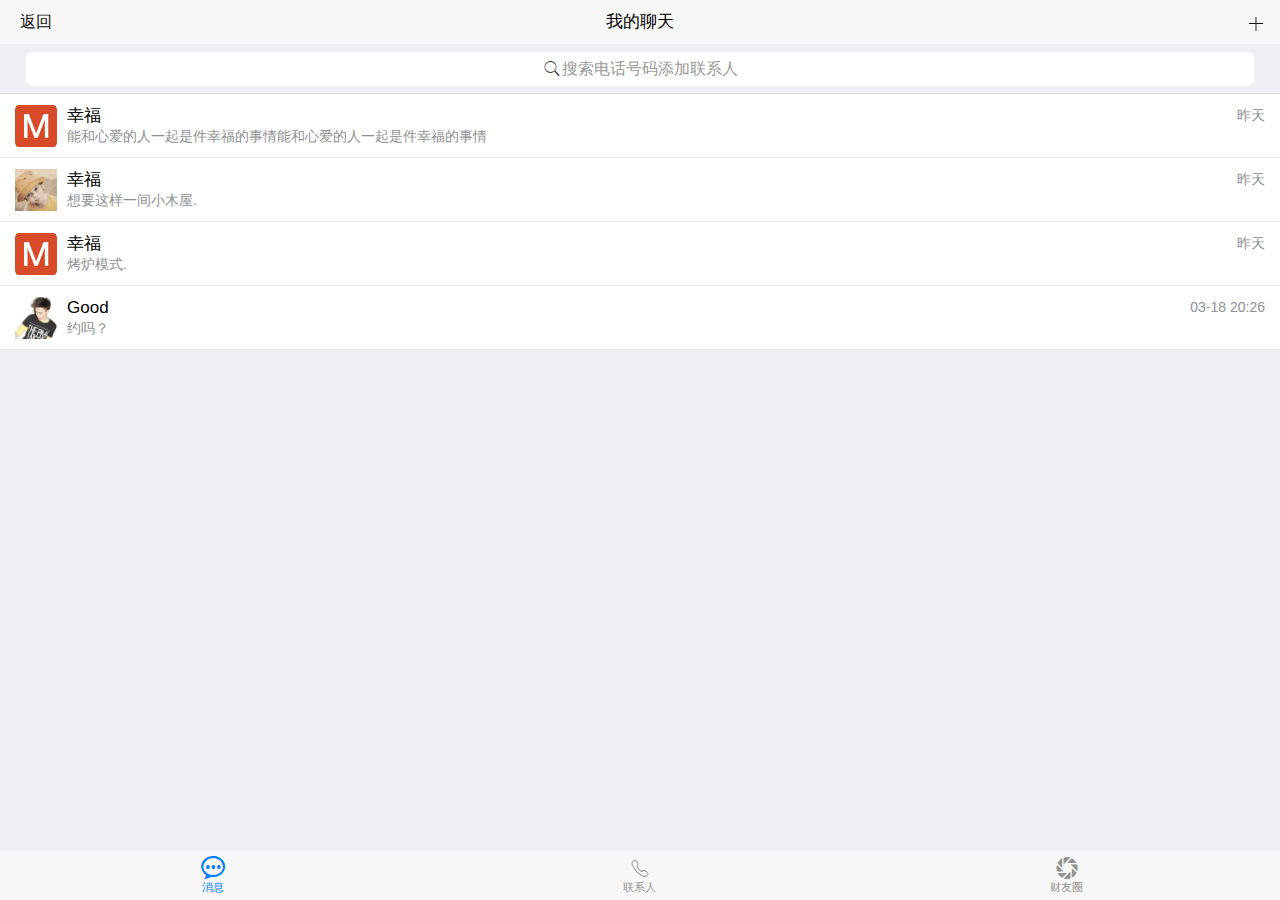
<file: index.html>
<!DOCTYPE html>
<html>
<head>
    <meta charset="utf-8">
    <meta name="viewport" content="width=device-width,initial-scale=1,minimum-scale=1,maximum-scale=1,user-scalable=no" />
    <title></title>
    <script src="js/mui.min.js"></script>
    <link href="css/mui.min.css" rel="stylesheet"/>
    <style>
    	html,body, #im{
    		height: 100%;
    	}
    	#add{
    		width: 140px;
    	}
    	
    	
    	.mui-bar {
		    -webkit-box-shadow: 0 0 0; 
		    box-shadow: 0 0 0; 
		}
		
		/*时间*/
		.time{
			padding-bottom: 10px;
			/*margin-top: 5px;*/
			font-size: 14px;
			color: #8f8f94;
		}
		
		/*下边框铺满整个屏幕*/
		.mui-table-view-cell:after{
			left: 0;
		}
		
		/*搜索框*/
		.mui-search{
			width: 96%;
			margin: 8px auto 0;
			text-align: center;
		}
		
		input[type='search'] {
			background: #fff;
		}
		
		#add .mui-table-view-cell:after{
			left: 15px;
			right: 15px;
			opacity: .5;
		}
		
		/*下拉菜单三角*/
		
		.mui-popover .mui-popover-arrow:after{
			background: #49484B;
		}
		
		.mui-table-view-cell>a:not(.mui-btn).mui-active{
			background: #49484B;
		}
    </style>
    
</head>
<body id='body'>
	<div id="im" style='position: relative;z-index: 99;'>
		<header class="mui-bar mui-bar-nav">
			<button type="button" class="mui-left mui-btn  mui-btn-link mui-btn-nav mui-pull-left quit"
				style="margin-left: 10px;color:#101010;">返回
				<!--<span class="mui-icon mui-icon-left-nav"></span>-->
			</button>
		    <!--<a class="mui-action-back mui-icon mui-icon-left-nav mui-pull-left"></a>-->
		    <h1 class="mui-title" @click='open'>我的聊天</h1>
		    <a class="mui-pull-right" href="#add" id='open-add'>
				<span class="mui-icon mui-icon mui-icon-plusempty" style='color: rgb(16,16,16);font-size: 28px;'></span>
			</a>
		</header>
		<div class="mui-content">
		    <div class="msg-list">
				<div class="mui-input-row mui-search">
					<input type="search" class="mui-input-clear key-hide" placeholder="搜索电话号码添加联系人">
				</div>
				<ul class="mui-table-view chat-list" style='margin-top:-7px;'>
				    <li class="mui-table-view-cell mui-media">
				        <a href="javascript:;">
				            <img class="mui-media-object mui-pull-left" src="./img/logo.png" width='60' height="60">
				            <div class="mui-media-body">
				                <span class="nickname">幸福</span><span class="time mui-pull-right">昨天</span>
				                <p class="mui-ellipsis">能和心爱的人一起是件幸福的事情能和心爱的人一起是件幸福的事情</p>
				            </div>
				        </a>
				    </li>
				    <li class="mui-table-view-cell mui-media">
				        <a href="javascript:;">
				            <img class="mui-media-object mui-pull-left" src="./img/head-img1.jpg" width='60' height="60">
				            <div class="mui-media-body">
				               	<span class="nickname">幸福</span><span class="time mui-pull-right">昨天</span>
				                <p class="mui-ellipsis">想要这样一间小木屋.</p>
				            </div>
				        </a>
				    </li>
				    <li class="mui-table-view-cell mui-media">
				        <a href="javascript:;">
				            <img class="mui-media-object mui-pull-left" src="./img/logo.png" width='60' height="60">
				            <div class="mui-media-body">
				                <span class="nickname">幸福</span><span class="time mui-pull-right">昨天</span>
				                <p class="mui-ellipsis">烤炉模式.</p>
				            </div>
				        </a>
				    </li>
				    <chat-list :list='list'></chat-list>
				</ul>
			</div>
		</div>
		<nav class="mui-bar mui-bar-tab">
		    <a class="mui-tab-item mui-active" href="index.html">
		        <span class="mui-icon mui-icon mui-icon-chat"></span>
		        <span class="mui-tab-label">消息</span>
		    </a>
		    <a class="mui-tab-item" href="view/contacts.html">
		        <span class="mui-icon mui-icon-phone"></span>
		        <span class="mui-tab-label">联系人</span>
		    </a>
		    <a class="mui-tab-item" href="view/circle.html">   
		        <span class="mui-icon mui-icon mui-icon-pengyouquan"></span>
		        <span class="mui-tab-label">财友圈</span>
		    </a>
		</nav>
		
	</div>
	<div id="add" class="mui-popover">
		<div class="mui-scroll-wrapper" style="overflow: visible;z-index: 1001;">
		    <div class="mui-scroll" style='top:-12px;'>
			    <ul class="mui-table-view" 
			    	style='color:#eee;border-radius:3px;background: #49484B;text-align: center;'>
			    	<li class="mui-table-view-cell"><a href="#">发起群聊</a></li>
			    	<li class="mui-table-view-cell"><a href="#">添加朋友</a></li>
			    	<li class="mui-table-view-cell"><a href="#">设置</a></li>
			    </ul>
			</div>
		</div>
	</div>

	<script src="./js/zepto.min.js" type="text/javascript" charset="utf-8"></script>
	<script src="js/vue.min.js" type="text/javascript" charset="utf-8"></script>
	<script src="components/chat-list.js" type="text/javascript" charset="utf-8"></script>
	
	<script type="text/javascript" charset="utf-8">
		void function(doc) {
			function getHtmlFontSize() {
				var w = window.innerWidth;
				var html = document.getElementsByTagName('html')[0];
				html.style.fontSize = w / 20 + 'px'
			}
			 
			window.onload = function() {
				getHtmlFontSize();
				
			}
	
			window.onresize = function() {
				getHtmlFontSize();
			} 
			 
			var add = new Vue({
				el: '#add',
				data: function() {
					return {}
				},
				
				mounted: function() {
//					console.log(this)
				}
			})
			
			var str = '约吗？';
			var vm = new Vue({
				el: '#im',
				data: function(){
					return {
						list: {
							imgUrl: './img/head-img2.jpg',
							chatName: 'Good',
							lastMsg: str,
							time: '03-18 20:26'
						}
					}
				},
				created: function() {

				},
				methods: {
					open: function() {
						console.log('1')
					}
				},
				
				mounted: function(){
					var viewId = 0;
					mui.plusReady(function() {
						mui.init();
						mui('.mui-bar-tab .mui-tab-item').each(function(i) {
							this.addEventListener('tap', function() {
								switch(i) {
									case 0: 
										viewId = i
										mui.openWindow({
											url: 'index.html',
											id: 'index.html'
										})
									break
									
									case 1:
										viewId = i
										mui.openWindow({
											url: 'view/contacts.html',
											id: 'view/contacts.html',
											styles: {
												top: 0,
												bottom: '49px'
											} 
										})
									break
									
									case 2:
										var _this = this
										mui.openWindow({
											url: 'view/circle.html',
											id: 'view/circle.html',
											styles: {
												top: 0,
												bottom: 0
											}
										})
										setTimeout(function() {
											_this.classList.remove('mui-active')
											mui('.mui-bar-tab .mui-tab-item')[viewId].classList.add('mui-active')
										}, 300)
									break	
								}
							})
						})
						
						mui('.chat-list').on('tap', 'li', function() {
							mui.openWindow({
								url: 'view/im-chat.html',
								id: 'view/im-chat.html',
								styles: {
									
								}
							})
		
						})
						
						mui('#add').on('tap', 'li', function() {
							console.log('1')
							var idx = $(this).index()
							switch(idx) {
								case 0:
									mui.openWindow({
										url: 'view/smagc.html',
										id: 'view/smagc.html',
										styles: {
											
										}
									})
								break;
								
								case 1:
									mui.openWindow({
										url: 'view/add-friend.html',
										id: 'view/add-friend.html',
										styles: {
											
										}
									})
								break;
								
								case 2:
		
									mui.openWindow({
										url: 'view/setting.html',
										id: 'view/setting.html',
										styles: {
											
										}
									})
								break;
							}
							
							mui('#add').popover('hide')
							
						})
		
						$('.key-hide').focus(function() {
							$('.mui-bar-tab').css('display', 'none')
						}).blur(function() {
							$('.mui-bar-tab').css('display', 'table')
						})
						
						// 返回键退出应用
						var firstTapTime = null
						mui('.quit')[0].addEventListener('tap', function() {
							if (!firstTapTime) {
								firstTapTime = new Date().getTime();
								mui.toast('再按一次退出应用');
								setTimeout(function() {
									firstTapTime = null;
								}, 2000);
							} else {
								if (new Date().getTime() - firstTapTime < 2000) {
									plus.runtime.quit();
								}
							}
						})
					})
				},
				components: {
					'chat-list': chatList
				}
			});
			
			
		}(document);
    </script>
</body>
</html>
</file>
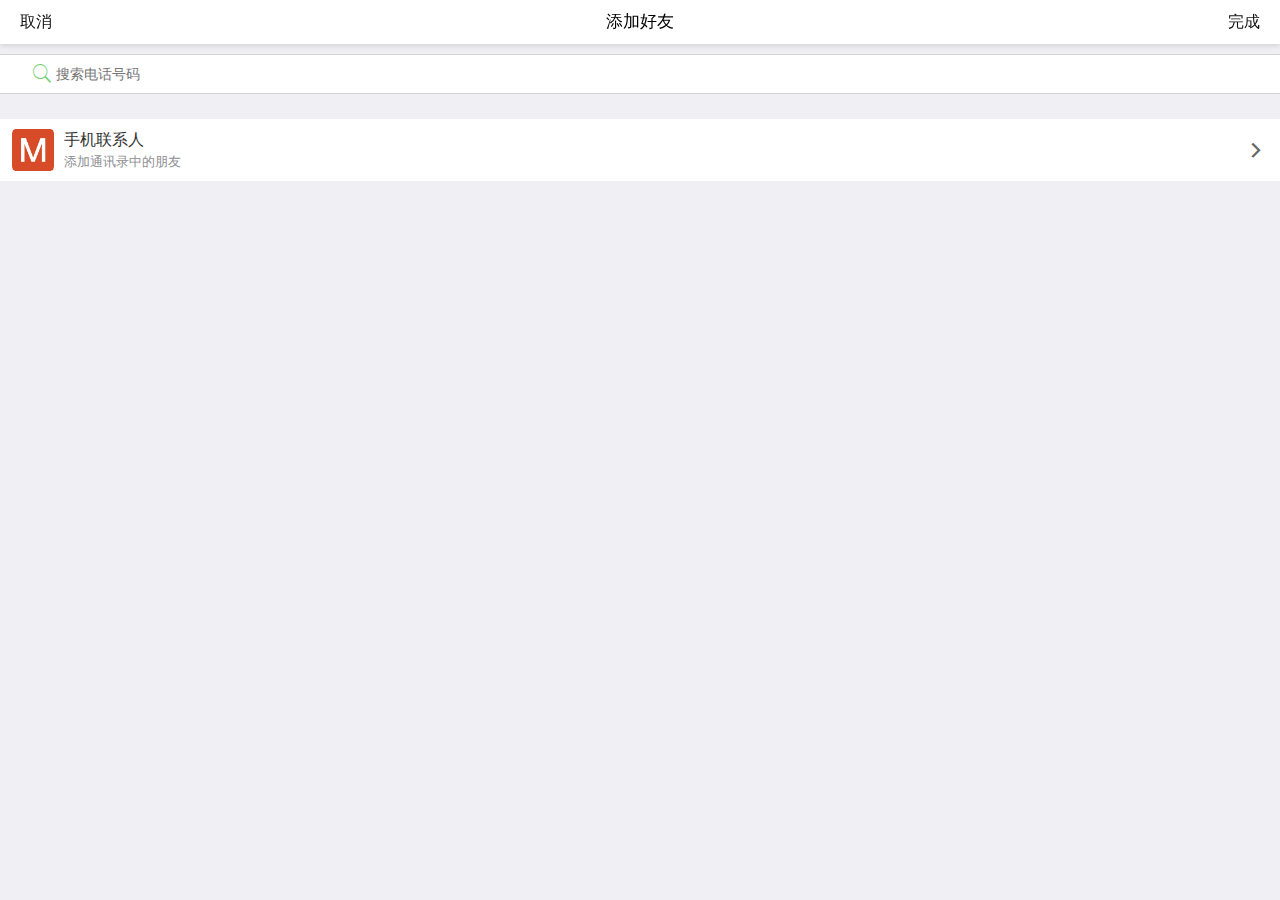
<file: view/add-friend.html>
<!doctype html>
<html>
	<!-- 添加好友    -->
	<head>
		<meta charset="UTF-8">
		<title></title>
		<meta name="viewport" content="width=device-width,initial-scale=1,minimum-scale=1,maximum-scale=1,user-scalable=no" />
		<link href="../css/mui.min.css" rel="stylesheet" />
		<style type="text/css">
			.mui-search{
				position: relative;
				margin: 10px 0;
				
			}
			.mui-search input{
				padding-left: 56px;
				border: 0;
				border-bottom: 1px solid #d3d3d3;
				border-top: 1px solid #d3d3d3;
				border-radius: 0;
				font-size: 14px;
			}
			.mui-search i.mui-icon{
				position: absolute;
				top: 7px;
				left: 30px;
				color: #72D072;
			}
			
			/*手机联系人*/
			.phone-contacts{
				position: relative;
				padding: 10px 12px;
				width: 100%;
				background: #fff;
			}
			.phone-contacts>div{
				margin-left: 10px;
				height: 42px;
			}
			
			.title{
				margin: 0;
				font-size: 16px;
				color: #333;
			}
			span.text{
				font-size: 13px;
				color: #8f8f94;
			}
			
			.phone-contacts>i.mui-icon{
				margin-top: 9px;
				color: #666;
			}
		</style>
	</head>

	<body>
		<div class="mui-bar mui-bar-nav" style='background: #fff;'>
		    <button type="button" class="mui-left mui-action-back mui-btn  mui-btn-link mui-btn-nav mui-pull-left"
				style="margin-left: 10px;color:#101010;">
				取消
			</button>
		    <h1 class="mui-title">添加好友</h1>
		    <button type="button" class="mui-btn mui-btn-link mui-pull-right"
				style="margin-right: 10px;color:#101010;">
				完成
			</button>
		</div>
		<div class="mui-content">
		    <div class="mui-input-row mui-search">
		    	<i class="mui-icon mui-icon-search"></i>
				<input type="text" class="mui-input-clear" placeholder="搜索电话号码" />
			</div>
			
			<div class="phone-contacts mui-clearfix">
				<img src="../img/logo.png" alt="" height="42" class="mui-pull-left" />
				<div class="mui-pull-left">
					<p class="title">手机联系人</p>
					<span class="text">添加通讯录中的朋友</span>
				</div>
				<i class="mui-icon mui-icon-forward mui-pull-right"></i>
			</div>
		</div>
		<script src="../js/mui.min.js"></script>
		<script type="text/javascript">
			void function() {
				mui.init()
				mui.plusReady(function() {
					plus.contacts.getAddressBook( 0, function(e){
						
						console.log(JSON.stringify(e))
					}, function() {} );
				})
			}()
			
		</script>
	</body>

</html>
</file>
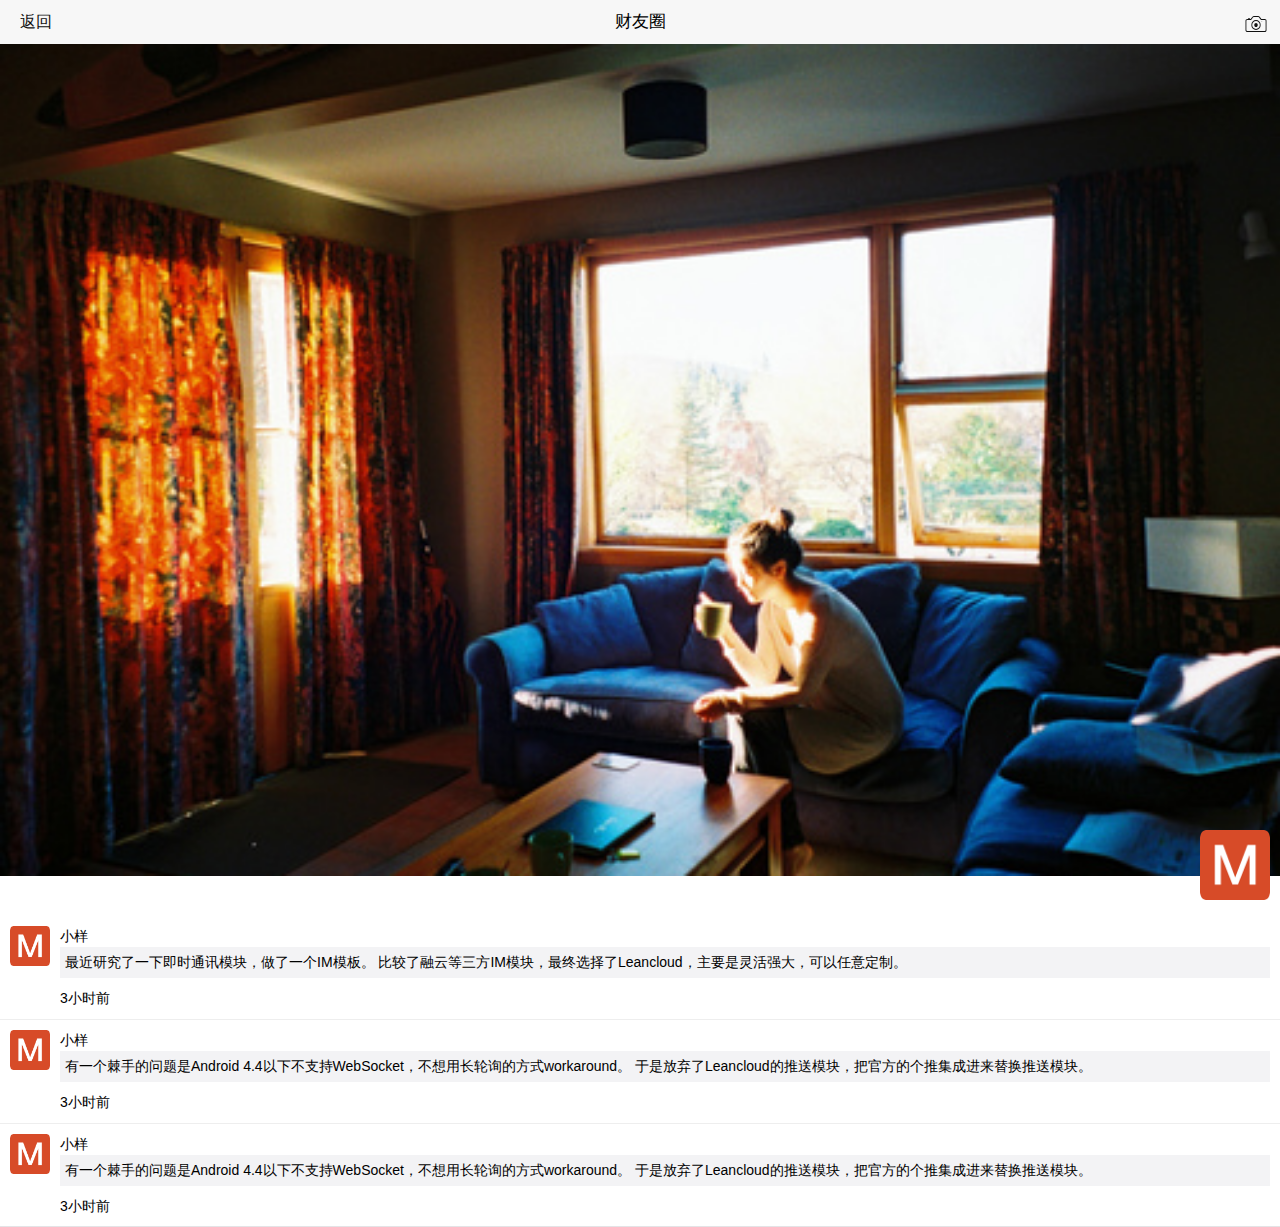
<file: view/circle.html>
<!DOCTYPE html>
<html>

	<head>
		<meta charset="utf-8">
		<title>Hello MUI</title>
		<meta name="viewport" content="width=device-width, initial-scale=1,maximum-scale=1,user-scalable=no">
		<meta name="apple-mobile-web-app-capable" content="yes">
		<meta name="apple-mobile-web-app-status-bar-style" content="black">

		<link rel="stylesheet" href="../css/mui.min.css">
		<link rel="stylesheet" href="../css/reset.css">
		<link rel="stylesheet" type="text/css" href="http://at.alicdn.com/t/font_430355_ioza3q2shghc9pb9.css"/>
		
		<style type="text/css">
			html, body{
				overflow-x: hidden;
			}
			.mui-content>.mui-table-view:first-child {
				margin-top: -1px;
			}
			
			.circle .img{
				position: relative;
				margin-bottom: 40px;
				width: 100%;
				padding-top: 65%;
				background-image: url(../img/muwu.jpg);
				background-size: cover;
				background-position: 50% 50%;
			}
			.circle .img img{
				position:absolute;
				bottom: -24px;
				right: 10px;
				max-width: 70px;
			}
			
			li{
				list-style: none;
			}
			
			/*.circle-info{
				margin-top: 60px;
				
			}*/
			.circle-item{
				padding: 10px;
				font-size: 14px;
			}
			.circle-item + .circle-item{
				border-top: 1px solid rgba(200,200,200,.3);
			}
			.circle-item .photo{
				margin-right: 10px;
			}
			.circle-item .content{
				width: calc(100% - 50px);
			}
			.circle-item .main-content{
				padding: 5px;
				background: #f3f3f5;
			}
			
			.camera-select{
				position: fixed;
				width: 100%;
				bottom: 0;
				text-align: center;
				z-index: 1000;
				background: #5D5D5F;
			}
			.camera-select li{
				line-height: 50px;
				background: #fff;
			}
			.camera-select li:first-child{
				border-bottom: 1px solid rgba(200, 200, 200, .3);
			}
			.camera-select .cancel-btn{
				margin-top: 5px;
				height: 60px;
				line-height: 60px;
				background: #fff;
			}
			
			/*列表上边框*/
			.mui-table-view:before{
				height: 0;
			}
		</style>
	</head>

	<body>
		<div class="circle">
			<div class="mui-bar mui-bar-nav" style='box-shadow: 0 0 0;'>
			    <button type="button" class="mui-left mui-action-back mui-btn  mui-btn-link mui-btn-nav mui-pull-left"
					style="margin-left: 10px;color:#101010;">
					<!--<span class="mui-icon mui-icon-left-nav"></span>-->返回
				</button>

			    <h1 class="mui-title">财友圈</h1>
			    <a class="mui-pull-right camera-btn">
					<span class="mui-icon mui-icon-camera" style='color: rgb(16,16,16);font-size: 28px;'></span>
				</a>
			</div>
			
			<!--下拉刷新容器-->
			<div id="pullrefresh" class="mui-content" style='background: #fff;'>
				
				<div class="circle-info">
					<div class="img">
						<img src="../img/logo.png" width="70" height="70" alt="" />
					</div>
					<!--数据列表-->
					<ul class="mui-table-view mui-table-view-chevron">
						<li class="circle-item mui-clearfix">
							<div class="photo mui-pull-left">
								<img src="../img/logo.png" width="40" height="40" alt="" />
							</div>
							<div class="content mui-pull-left">
								<div class="nickname">小样</div>
								<div class="main-content">
									最近研究了一下即时通讯模块，做了一个IM模板。
									比较了融云等三方IM模块，最终选择了Leancloud，主要是灵活强大，可以任意定制。

								</div>
								<div class="mui-clearfix" style='padding-top: 10px;'>
									<span class="mui-pull-left time">
										3小时前
									</span>
									<span class="mui-pull-right">
										<i class="iconfont icon-xinxi"></i>
									</span>
								</div>
							</div>
						</li>
						<li class="circle-item mui-clearfix">
							<div class="photo mui-pull-left">
								<img src="../img/logo.png" width="40" height="40" alt="" />
							</div>
							<div class="content mui-pull-left">
								<div class="nickname">小样</div>
								<div class="main-content">
									有一个棘手的问题是Android 4.4以下不支持WebSocket，不想用长轮询的方式workaround。
									于是放弃了Leancloud的推送模块，把官方的个推集成进来替换推送模块。
								</div>
								<div class="mui-clearfix" style='padding-top: 10px;'>
									<span class="mui-pull-left time">
										3小时前
									</span>
									<span class="mui-pull-right">
										<i class="iconfont icon-xinxi"></i>
									</span>
								</div>
							</div>
						</li>
						<li class="circle-item mui-clearfix">
							<div class="photo mui-pull-left">
								<img src="../img/logo.png" width="40" height="40" alt="" />
							</div>
							<div class="content mui-pull-left">
								<div class="nickname">小样</div>
								<div class="main-content">
									有一个棘手的问题是Android 4.4以下不支持WebSocket，不想用长轮询的方式workaround。
									于是放弃了Leancloud的推送模块，把官方的个推集成进来替换推送模块。
								</div>
								<div class="mui-clearfix" style='padding-top: 10px;'>
									<span class="mui-pull-left time">
										3小时前
									</span>
									<span class="mui-pull-right">
										<i class="iconfont icon-xinxi"></i>
									</span>
								</div>
							</div>
						</li>
					</ul>
				</div>

				
			</div>
		</div>
		
		
		<script src="js/mui.min.js" type="text/javascript" charset="utf-8"></script>
		<script>
			void function(doc) {
				
				mui.plusReady(function() {
					mui.init({
						pullRefresh: {
							container: '#pullrefresh',
							down: {
								style:'circle',
								callback: pulldownRefresh
							},
							up: {
								auto:false,
								contentrefresh: '正在加载...',
								callback: pullupRefresh
							}
						}
					})
					
					var mask = null
					var cameraSelect = doc.querySelector('.camera-select')
					doc.querySelector('.camera-btn').addEventListener('tap', function() {
						var btnArray = [{
							title: "拍照"
						}, {
							title: "从相册选择"
						}];
						plus.nativeUI.actionSheet({
//							title: "选择照片",
							cancel: "取消",
							buttons: btnArray
						}, function(e) {
							var index = e.index;
							switch (index) {
								case 0:
									break;
								case 1:
									var cmr = plus.camera.getCamera();
									cmr.captureImage(function(path) {
//										send({
//											sender: 'self',
//											type: 'image',
//											content: "file://" + plus.io.convertLocalFileSystemURL(path)
//										});
									}, function(err) {});
									break;
								case 2:
									plus.gallery.pick(function(path) {
//										send({
//											sender: 'self',
//											type: 'image',
//											content: path
//										});
									}, function(err) {}, null);
									break;
							}
						});
						
					}, false)
					
					mui('.camera-select').on('tap', '.cancel-btn', function() {
						$('.camera-select').css('display', 'none')
						mask.close();
					})
				})
				
				// 跳转到联系人详情页面
				mui('.circle-item').on('tap', '.photo', function() {
					mui.openWindow({
						url: 'friend-info.html',
						id: 'friend-info.html',
						extras: {}
					})
				}, false)
				
				var count = 0;
				var itemHtml = '<div class="photo mui-pull-left">\
								<img src="../img/logo.png" width="40" height="40" alt="" />\
							</div>\
							<div class="content mui-pull-left">\
								<div class="nickname">小样</div>\
								<div class="main-content">\
									有一个棘手的问题<br>\
									膛尖天djksdjksdd\
								</div>\
								<div class="mui-clearfix" style="padding-top: 10px;">\
									<span class="mui-pull-left time">3小时前</span>\
									<span class="mui-pull-right"><i class="iconfont icon-xinxi"></i></span>\
								</div>\
							</div>';
				function pullupRefresh() {
					setTimeout(function() {
						mui('#pullrefresh').pullRefresh().endPullup((++count > 2)); //参数为true代表没有更多数据了。
						var table = document.body.querySelector('.mui-table-view');
						var cells = document.body.querySelectorAll('.circle-item');
						var newCount = cells.length>0?5:20;//首次加载20条，满屏
						for (var i = cells.length, len = i + newCount; i < len; i++) {
							var li = document.createElement('li');
							li.className = 'circle-item mui-clearfix';
							li.innerHTML = itemHtml;
							table.appendChild(li);
						}
					}, 1500);
				}
	
				function addData() {
					var table = document.body.querySelector('.mui-table-view');
					var cells = document.body.querySelectorAll('.circle-item');
					for(var i = cells.length, len = i + 5; i < len; i++) {
						var li = document.createElement('li');
						li.className = 'circle-item mui-clearfix';
						li.innerHTML = itemHtml;
						
						//下拉刷新，新纪录插到最前面；
						table.insertBefore(li, table.firstChild);
					}
				}
				/**
				 * 下拉刷新具体业务实现
				 */
				function pulldownRefresh() {
					setTimeout(function() {
						addData();
						mui('#pullrefresh').pullRefresh().endPulldown();
						mui.toast("为你推荐了5篇文章");
					}, 1500);
				}
			}(document) 
			
			

		</script>
	</body>

</html>
</file>
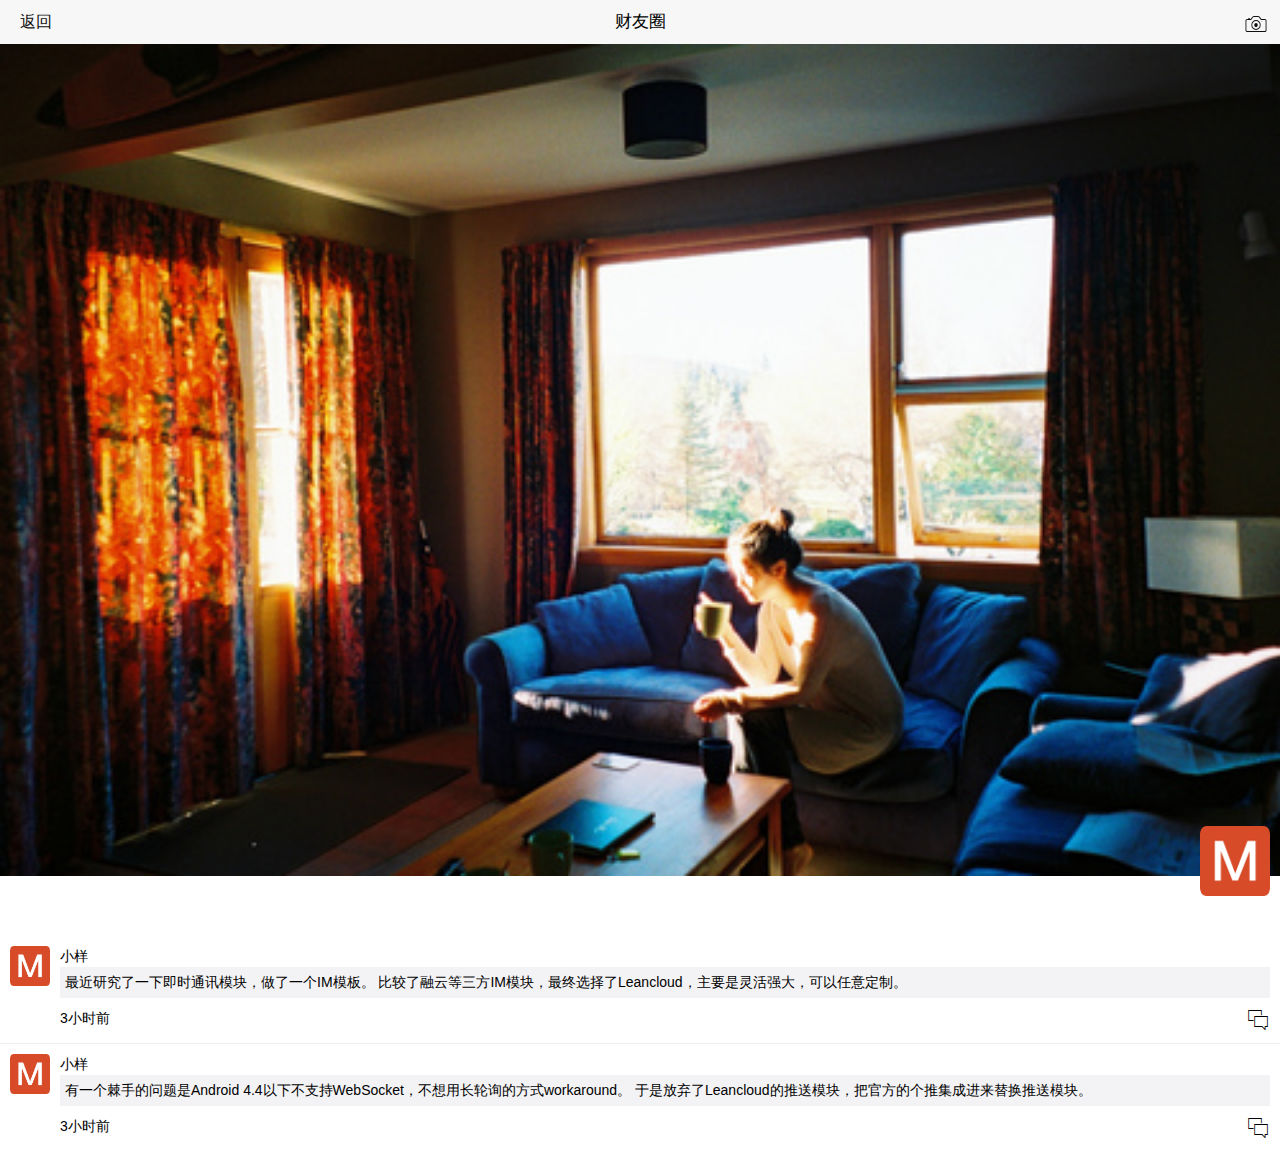
<file: view/circle1.html>
<!doctype html>
<html>
<!--  圈子     -->
	<head>
		<meta charset="UTF-8">
		<title></title>
		<meta name="viewport" content="width=device-width,initial-scale=1,minimum-scale=1,maximum-scale=1,user-scalable=no" />
		<link href="../css/mui.min.css" rel="stylesheet" />
		<link href="../css/reset.css" rel="stylesheet" />

		<style>
			.circle .img{
				position: relative;
				width: 100%;
				padding-top: 65%;
				background-image: url(../img/muwu.jpg);
				background-size: cover;
				background-position: 50% 50%;
			}
			.circle .img img{
				position:absolute;
				bottom: -20px;
				right: 10px;
				max-width: 70px;
			}
			
			li{
				list-style: none;
			}
			
			.circle-info{
				margin-top: 60px;
				
			}
			.circle-item{
				padding: 10px;
				font-size: 14px;
			}
			.circle-item + .circle-item{
				border-top: 1px solid rgba(200,200,200,.3);
			}
			.circle-item .photo{
				margin-right: 10px;
			}
			.circle-item .content{
				width: calc(100% - 50px);
			}
			.circle-item .main-content{
				padding: 5px;
				background: #f3f3f5;
			}
			
			.camera-select{
				position: fixed;
				width: 100%;
				bottom: 0;
				text-align: center;
				z-index: 1000;
				background: #5D5D5F;
			}
			.camera-select li{
				line-height: 50px;
				background: #fff;
			}
			.camera-select li:first-child{
				border-bottom: 1px solid rgba(200, 200, 200, .3);
			}
			.camera-select .cancel-btn{
				margin-top: 5px;
				height: 60px;
				line-height: 60px;
				background: #fff;
			}
		</style>
		
	</head>

	<body>
		<div class="circle">
			<div class="mui-bar mui-bar-nav" style='box-shadow: 0 0 0;'>
			    <button type="button" class="mui-left mui-action-back mui-btn  mui-btn-link mui-btn-nav mui-pull-left"
					style="margin-left: 10px;color:#101010;">
					<!--<span class="mui-icon mui-icon-left-nav"></span>-->返回
				</button>

			    <h1 class="mui-title">财友圈</h1>
			    <a class="mui-pull-right camera-btn">
					<span class="mui-icon mui-icon-camera" style='color: rgb(16,16,16);font-size: 28px;'></span>
				</a>
			</div>
			<div class="mui-content" style='background: #fff;'>
			    <div class="img">
					<img src="../img/logo.png" width="70" height="70" alt="" />
				</div>
				<div class="circle-info">
					<ul>
						<li class="circle-item mui-clearfix">
							<div class="photo mui-pull-left">
								<img src="../img/logo.png" width="40" height="40" alt="" />
							</div>
							<div class="content mui-pull-left">
								<div class="nickname">小样</div>
								<div class="main-content">
									最近研究了一下即时通讯模块，做了一个IM模板。
									比较了融云等三方IM模块，最终选择了Leancloud，主要是灵活强大，可以任意定制。

								</div>
								<div class="mui-clearfix" style='padding-top: 10px;'>
									<span class="mui-pull-left time">
										3小时前
									</span>
									<span class="mui-pull-right">
										<i class="mui-icon mui-icon-chatboxes"></i>
									</span>
								</div>
							</div>
						</li>
						<li class="circle-item mui-clearfix">
							<div class="photo mui-pull-left">
								<img src="../img/logo.png" width="40" height="40" alt="" />
							</div>
							<div class="content mui-pull-left">
								<div class="nickname">小样</div>
								<div class="main-content">
									有一个棘手的问题是Android 4.4以下不支持WebSocket，不想用长轮询的方式workaround。
									于是放弃了Leancloud的推送模块，把官方的个推集成进来替换推送模块。
								</div>
								<div class="mui-clearfix" style='padding-top: 10px;'>
									<span class="mui-pull-left time">
										3小时前
									</span>
									<span class="mui-pull-right">
										<i class="mui-icon mui-icon-chatboxes"></i>
									</span>
								</div>
							</div>
						</li>
					</ul>
				</div>
			</div>
		</div>
		
		<!--<div class="camera-select" hidden>
			<ul>
				<li>拍照</li>
				<li>从相册选择</li>
			</ul>
			<div class="cancel-btn">
				取消
			</div>
		</div>-->
		<script src="../js/mui.min.js"></script>
		<script src="../js/zepto.min.js"></script>
		<script type="text/javascript">
			void function(doc) {
				
				mui.plusReady(function() {
					mui.init()
					
					var mask = null
					var cameraSelect = doc.querySelector('.camera-select')
					doc.querySelector('.camera-btn').addEventListener('tap', function() {
						var btnArray = [{
							title: "拍照"
						}, {
							title: "从相册选择"
						}];
						plus.nativeUI.actionSheet({
//							title: "选择照片",
							cancel: "取消",
							buttons: btnArray
						}, function(e) {
							var index = e.index;
							switch (index) {
								case 0:
									break;
								case 1:
									var cmr = plus.camera.getCamera();
									cmr.captureImage(function(path) {
//										send({
//											sender: 'self',
//											type: 'image',
//											content: "file://" + plus.io.convertLocalFileSystemURL(path)
//										});
									}, function(err) {});
									break;
								case 2:
									plus.gallery.pick(function(path) {
//										send({
//											sender: 'self',
//											type: 'image',
//											content: path
//										});
									}, function(err) {}, null);
									break;
							}
						});
						
					}, false)
					
					mui('.camera-select').on('tap', '.cancel-btn', function() {
						$('.camera-select').css('display', 'none')
						mask.close();
					})
				})
			}(document)
			
		</script>
	</body>

</html>
</file>
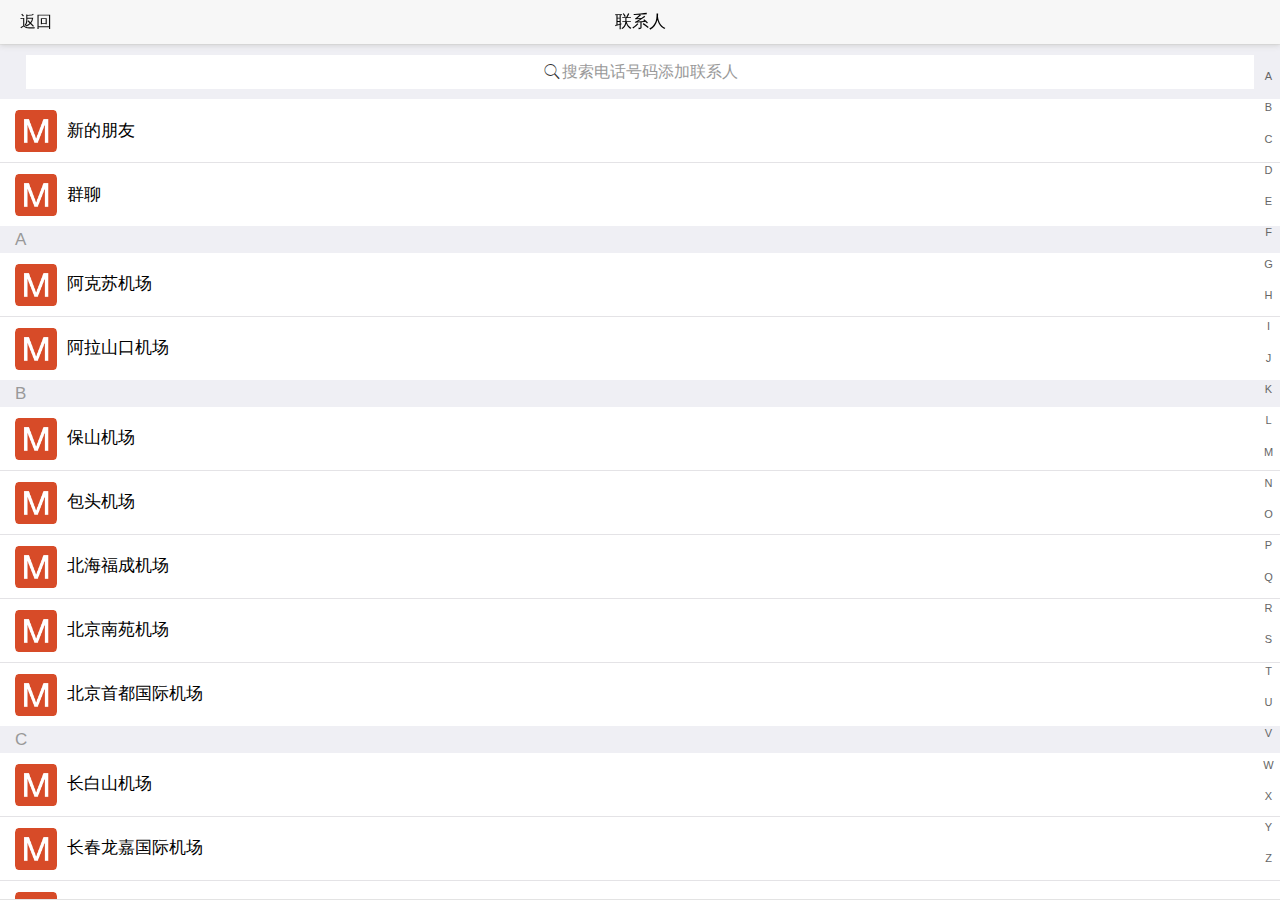
<file: view/contacts.html>
<!doctype html>
<html>
	<!--   通讯录      -->
	<head>
		<meta charset="UTF-8">
		<title></title>
		<meta name="viewport" content="width=device-width,initial-scale=1,minimum-scale=1,maximum-scale=1,user-scalable=no" />
		<link href="../css/mui.min.css" rel="stylesheet" />
		<link href="../css/mui.indexedlist.css" rel="stylesheet" />
		<link rel="stylesheet" type="text/css" href="http://at.alicdn.com/t/font_430355_ioza3q2shghc9pb9.css"/>
		<style>
			html,
			body {
				height: 100%;
				overflow: hidden;
			}
			/*联系人昵称*/
			.name-wrap{
				line-height: 42px;
			}
			/*dl,dt,dd{
				margin: 0;
				padding: 0;
			}*/
			
			/*字母索引*/
			/*dt.index{
				padding: 0px 15px;
				background-color: rgba(240, 240, 242, 1);

			}*/
			
			/*添加好友图标按钮*/
			.add-friend{
				margin-right: 5px;
				line-height: 44px;
				color: #333;
			}
			.add-friend .iconfont{
				font-size: 18px;
			}
			
			/*搜索框*/
			.mui-search{
				width: 96%;
				margin: 10px auto;
				text-align: center;
			}
			input[type='search'] {
				background: #fff;
			}
			.mui-indexed-list-search{
				border-bottom: 0;
			}
			
			/*下边框铺满整个屏幕*/
			.mui-table-view-cell:after{
				left: 0;
			}
			
			/*联系人头像*/
			.contact-img{
				width: 42px;
				height: 42px;
			}
			
			
			.mui-table-view:before{
				height: 0;
			}
			
			/* 字母索引边框 */
			.mui-table-view-divider:before,
			.mui-table-view-divider:after{
				height: 0;
			}
			
			.mui-indexed-list-group{
				background: #EFEFF4;
			}
			
			/*#list{
				position: fixed;
				top: 44px;
				bottom: 0;
				width: 100%;
				height: auto;

			}*/
			.mui-indexed-list-bar{
				top: 50%;
				transform: translateY(-50%);
				-webkit-transform: translateY(-50%);
				background: transparent;
			}
			.mui-indexed-list-bar a{
				color: #666;
			}
		</style>
	</head>

	<body>
		<div class="contacts">
			<div class="mui-bar mui-bar-nav">
			    <button type="button" class="mui-left mui-btn  mui-btn-link mui-btn-nav mui-pull-left quit"
					style="margin-left: 10px;color:#101010;">返回
					<!--<span class="mui-icon mui-icon-left-nav"></span>-->
				</button>
			    <h1 class="mui-title">联系人</h1>
			    <a class="mui-pull-right add-friend">
			    	<i class="iconfont icon-add-friend"></i>
			    </a>
			</div>
			<div class="mui-content">
				<div id='list' class="mui-indexed-list" style='background: #EFEFF4;'>
					<div class="mui-indexed-list-bar" style='z-index: 16;'>
						<a>A</a>
						<a>B</a>
						<a>C</a>
						<a>D</a>
						<a>E</a>
						<a>F</a>
						<a>G</a>
						<a>H</a>
						<a>I</a>
						<a>J</a>
						<a>K</a>
						<a>L</a>
						<a>M</a>
						<a>N</a>
						<a>O</a>
						<a>P</a>
						<a>Q</a>
						<a>R</a>
						<a>S</a>
						<a>T</a>
						<a>U</a>
						<a>V</a>
						<a>W</a>
						<a>X</a>
						<a>Y</a>
						<a>Z</a>
					</div>
					<div class="mui-indexed-list-alert"></div>
					<div class="mui-indexed-list-inner">
						<div class="mui-indexed-list-empty-alert">没有数据</div>
						<div class="mui-indexed-list-search mui-input-row mui-search">
							<input type="search" class="mui-input-clear mui-indexed-list-search-input key-hide" placeholder="搜索电话号码添加联系人">
						</div>
						<ul class="mui-table-view">
							<li class="mui-table-view-cell mui-media">
								<a href="javascript:;" class="new-friend">
						            <img src="../img/logo.png" class="mui-media-object mui-pull-left" alt="" />
						            <div class="mui-media-body name-wrap">
						                <span class="nickname">新的朋友</span>
						            </div>
						        </a>
							</li>
							<li class="mui-table-view-cell mui-media">
								<a href="javascript:;" class="open-group-list">
						            <img src="../img/logo.png" class="mui-media-object mui-pull-left" alt="" />
						            <div class="mui-media-body name-wrap">
						                <span class="nickname">群聊</span>
						            </div>
						        </a>
							</li>
						</ul>
						<ul class="mui-table-view contact-list">
							<li data-group="A" class="mui-table-view-divider mui-indexed-list-group">A</li>
							<li data-value="AKU" data-tags="AKeSu" class="mui-table-view-cell mui-indexed-list-item">
								<img class="contact-img" src="../img/logo.png" alt="" style='vertical-align: middle;margin-right: 10px;' />阿克苏机场
							</li>
							<li data-value="BPL" data-tags="ALaShanKou" class="mui-table-view-cell mui-indexed-list-item">
								<img class="contact-img" src="../img/logo.png" alt="" style='vertical-align: middle;margin-right: 10px;' />阿拉山口机场
							</li>
							<!--<li data-value="AAT" data-tags="ALeTai" class="mui-table-view-cell mui-indexed-list-item">阿勒泰机场</li>
							<li data-value="NGQ" data-tags="ALiKunSha" class="mui-table-view-cell mui-indexed-list-item">阿里昆莎机场</li>
							<li data-value="AQG" data-tags="AnQingTianZhuShan" class="mui-table-view-cell mui-indexed-list-item">安庆天柱山机场</li>
							<li data-value="MFM" data-tags="AoMenGuoJi" class="mui-table-view-cell mui-indexed-list-item">澳门国际机场</li>-->
							<li data-group="B" class="mui-table-view-divider mui-indexed-list-group">B</li>
							<li data-value="BSD" data-tags="BaoShan" class="mui-table-view-cell mui-indexed-list-item">
								<img class="contact-img" src="../img/logo.png" alt="" style='vertical-align: middle;margin-right: 10px;' />保山机场
							</li>
							<li data-value="BAV" data-tags="BaoTou" class="mui-table-view-cell mui-indexed-list-item">
								<img class="contact-img" src="../img/logo.png" alt="" style='vertical-align: middle;margin-right: 10px;' />包头机场
							</li>
							<li data-value="BHY" data-tags="BeiHaiFuCheng" class="mui-table-view-cell mui-indexed-list-item"><img class="contact-img" src="../img/logo.png" alt="" style='vertical-align: middle;margin-right: 10px;' />北海福成机场</li>
							<li data-value="NAY" data-tags="BeiJingNanYuan" class="mui-table-view-cell mui-indexed-list-item"><img class="contact-img" src="../img/logo.png" alt="" style='vertical-align: middle;margin-right: 10px;' />北京南苑机场</li>
							<li data-value="PEK" data-tags="BeiJingShouDuGuoJi" class="mui-table-view-cell mui-indexed-list-item"><img class="contact-img" src="../img/logo.png" alt="" style='vertical-align: middle;margin-right: 10px;' />北京首都国际机场</li>
							<li data-group="C" class="mui-table-view-divider mui-indexed-list-group">C</li>
							<li data-value="NBS" data-tags="ChangBaiShan" class="mui-table-view-cell mui-indexed-list-item"><img class="contact-img" src="../img/logo.png" alt="" style='vertical-align: middle;margin-right: 10px;' />长白山机场</li>
							<li data-value="CGQ" data-tags="ChangChunLongJiaGuoJi" class="mui-table-view-cell mui-indexed-list-item"><img class="contact-img" src="../img/logo.png" alt="" style='vertical-align: middle;margin-right: 10px;' />长春龙嘉国际机场</li>
							<li data-value="CGD" data-tags="ChangDeTaoHuaYuan" class="mui-table-view-cell mui-indexed-list-item"><img class="contact-img" src="../img/logo.png" alt="" style='vertical-align: middle;margin-right: 10px;' />常德桃花源机场</li>
							<li data-value="BPX" data-tags="ChangDuBangDa" class="mui-table-view-cell mui-indexed-list-item"><img class="contact-img" src="../img/logo.png" alt="" style='vertical-align: middle;margin-right: 10px;' />昌都邦达机场</li>
							<li data-value="CSX" data-tags="ChangShaHuangHuaGuoJi" class="mui-table-view-cell mui-indexed-list-item"><img class="contact-img" src="../img/logo.png" alt="" style='vertical-align: middle;margin-right: 10px;' />长沙黄花国际机场</li>
							<li data-value="CIH" data-tags="ChangZhiWangCun" class="mui-table-view-cell mui-indexed-list-item"><img class="contact-img" src="../img/logo.png" alt="" style='vertical-align: middle;margin-right: 10px;' />长治王村机场</li>
							<li data-value="CZX" data-tags="ChangZhouBenNiu" class="mui-table-view-cell mui-indexed-list-item"><img class="contact-img" src="../img/logo.png" alt="" style='vertical-align: middle;margin-right: 10px;' />常州奔牛机场</li>
							<li data-value="CTU" data-tags="ChengDuShuangLiuGuoJi" class="mui-table-view-cell mui-indexed-list-item"><img class="contact-img" src="../img/logo.png" alt="" style='vertical-align: middle;margin-right: 10px;' />成都双流国际机场</li>
							<li data-value="CIF" data-tags="ChiFeng" class="mui-table-view-cell mui-indexed-list-item"><img class="contact-img" src="../img/logo.png" alt="" style='vertical-align: middle;margin-right: 10px;' />赤峰机场</li>
							<li data-group="D" class="mui-table-view-divider mui-indexed-list-group">D</li>
							<li data-value="DLU" data-tags="DaLi" class="mui-table-view-cell mui-indexed-list-item"><img class="contact-img" src="../img/logo.png" alt="" style='vertical-align: middle;margin-right: 10px;' />大理机场</li>
							<li data-value="DLC" data-tags="DaLianZhouShuiZiGuoJi" class="mui-table-view-cell mui-indexed-list-item"><img class="contact-img" src="../img/logo.png" alt="" style='vertical-align: middle;margin-right: 10px;' />大连周水子国际机场</li>
							<li data-value="DQA" data-tags="DaQingSaErTu" class="mui-table-view-cell mui-indexed-list-item"><img class="contact-img" src="../img/logo.png" alt="" style='vertical-align: middle;margin-right: 10px;' />大庆萨尔图机场</li>
							<li data-value="DAT" data-tags="DaTongDongWangZhuang" class="mui-table-view-cell mui-indexed-list-item"><img class="contact-img" src="../img/logo.png" alt="" style='vertical-align: middle;margin-right: 10px;' />大同东王庄机场</li>
							<li data-value="DAX" data-tags="DaZhouHeShi" class="mui-table-view-cell mui-indexed-list-item"><img class="contact-img" src="../img/logo.png" alt="" style='vertical-align: middle;margin-right: 10px;' />达州河市机场</li>
							<li data-value="DDG" data-tags="DanDongLangTou" class="mui-table-view-cell mui-indexed-list-item"><img class="contact-img" src="../img/logo.png" alt="" style='vertical-align: middle;margin-right: 10px;' />丹东浪头机场</li>
							<li data-value="LUM" data-tags="DeHongMangShi" class="mui-table-view-cell mui-indexed-list-item"><img class="contact-img" src="../img/logo.png" alt="" style='vertical-align: middle;margin-right: 10px;' />德宏芒市机场</li>
							<li data-value="DIG" data-tags="DiQingXiangGeLiLa" class="mui-table-view-cell mui-indexed-list-item"><img class="contact-img" src="../img/logo.png" alt="" style='vertical-align: middle;margin-right: 10px;' />迪庆香格里拉机场</li>
							<li data-value="DOY" data-tags="DongYing" class="mui-table-view-cell mui-indexed-list-item"><img class="contact-img" src="../img/logo.png" alt="" style='vertical-align: middle;margin-right: 10px;' />东营机场</li>
							<!--<li data-value="DNH" data-tags="DunHuang" class="mui-table-view-cell mui-indexed-list-item">敦煌机场</li>
							<li data-group="E" class="mui-table-view-divider mui-indexed-list-group">E</li>
							<li data-value="DSN" data-tags="EErDuoSi" class="mui-table-view-cell mui-indexed-list-item">鄂尔多斯机场</li>
							<li data-value="ENH" data-tags="EnShiXuJiaPing" class="mui-table-view-cell mui-indexed-list-item">恩施许家坪机场</li>
							<li data-value="ERL" data-tags="ErLianHaoTeSaiWuSuGuoJi" class="mui-table-view-cell mui-indexed-list-item">二连浩特赛乌苏国际机场</li>
							<li data-group="F" class="mui-table-view-divider mui-indexed-list-group">F</li>
							<li data-value="FUG" data-tags="FuYangXiGuan" class="mui-table-view-cell mui-indexed-list-item">阜阳西关机场</li>
							<li data-value="FOC" data-tags="FuZhouChangLeGuoJi" class="mui-table-view-cell mui-indexed-list-item">福州长乐国际机场</li>
							<li data-group="G" class="mui-table-view-divider mui-indexed-list-group">G</li>
							<li data-value="KOW" data-tags="GanZhouHuangJin" class="mui-table-view-cell mui-indexed-list-item">赣州黄金机场</li>
							<li data-value="GOQ" data-tags="GeErMu" class="mui-table-view-cell mui-indexed-list-item">格尔木机场</li>
							<li data-value="GYU" data-tags="GuYuanLiuPanShan" class="mui-table-view-cell mui-indexed-list-item">固原六盘山机场</li>
							<li data-value="GYS" data-tags="GuangYuanPanLong" class="mui-table-view-cell mui-indexed-list-item">广元盘龙机场</li>
							<li data-value="CAN" data-tags="GuangZhouBaiYunGuoJi" class="mui-table-view-cell mui-indexed-list-item">广州白云国际机场</li>
							<li data-value="KWL" data-tags="GuiLinLiangJiangGuoJi" class="mui-table-view-cell mui-indexed-list-item">桂林两江国际机场</li>
							<li data-value="KWE" data-tags="GuiYangLongDongBaoGuoJi" class="mui-table-view-cell mui-indexed-list-item">贵阳龙洞堡国际机场</li>
							<li data-group="H" class="mui-table-view-divider mui-indexed-list-group">H</li>
							<li data-value="HRB" data-tags="HaErBinTaiPingGuoJi" class="mui-table-view-cell mui-indexed-list-item">哈尔滨太平国际机场</li>
							<li data-value="HMI" data-tags="HaMi" class="mui-table-view-cell mui-indexed-list-item">哈密机场</li>
							<li data-value="HAK" data-tags="HaiKouMeiLanGuoJi" class="mui-table-view-cell mui-indexed-list-item">海口美兰国际机场</li>
							<li data-value="HLD" data-tags="HaiLaErDongShanGuoJi" class="mui-table-view-cell mui-indexed-list-item">海拉尔东山国际机场</li>
							<li data-value="HDG" data-tags="HanDan" class="mui-table-view-cell mui-indexed-list-item">邯郸机场</li>
							<li data-value="HZG" data-tags="HanZhong" class="mui-table-view-cell mui-indexed-list-item">汉中机场</li>
							<li data-value="HGH" data-tags="HangZhouXiaoShanGuoJi" class="mui-table-view-cell mui-indexed-list-item">杭州萧山国际机场</li>
							<li data-value="HFE" data-tags="HeFeiLuoGangGuoJi" class="mui-table-view-cell mui-indexed-list-item">合肥骆岗国际机场</li>
							<li data-value="HTN" data-tags="HeTian" class="mui-table-view-cell mui-indexed-list-item">和田机场</li>
							<li data-value="HEK" data-tags="HeiHe" class="mui-table-view-cell mui-indexed-list-item">黑河机场</li>
							<li data-value="HET" data-tags="HuHeHaoTeBaiTaGuoJi" class="mui-table-view-cell mui-indexed-list-item">呼和浩特白塔国际机场</li>
							<li data-value="HIA" data-tags="HuaiAnLianShui" class="mui-table-view-cell mui-indexed-list-item">淮安涟水机场</li>
							<li data-value="TXN" data-tags="HuangShanTunXiGuoJi" class="mui-table-view-cell mui-indexed-list-item">黄山屯溪国际机场</li>
							<li data-group="J" class="mui-table-view-divider mui-indexed-list-group">J</li>
							<li data-value="TNA" data-tags="JiNanYaoQiangGuoJi" class="mui-table-view-cell mui-indexed-list-item">济南遥墙国际机场</li>
							<li data-value="JNG" data-tags="JiNingQuFu" class="mui-table-view-cell mui-indexed-list-item">济宁曲阜机场</li>
							<li data-value="JXA" data-tags="JiXiXingKaiHu" class="mui-table-view-cell mui-indexed-list-item">鸡西兴凯湖机场</li>
							<li data-value="JMU" data-tags="JiaMuSiDongJiao" class="mui-table-view-cell mui-indexed-list-item">佳木斯东郊机场</li>
							<li data-value="JGN" data-tags="JiaYuGuan" class="mui-table-view-cell mui-indexed-list-item">嘉峪关机场</li>
							<li data-value="JNZ" data-tags="JinZhouXiaoLingZi" class="mui-table-view-cell mui-indexed-list-item">锦州小岭子机场</li>
							<li data-value="JDZ" data-tags="JingDeZhen" class="mui-table-view-cell mui-indexed-list-item">景德镇机场</li>
							<li data-value="JGS" data-tags="JingGangShan" class="mui-table-view-cell mui-indexed-list-item">井冈山机场</li>
							<li data-value="JIU" data-tags="JiuJiangLuShan" class="mui-table-view-cell mui-indexed-list-item">九江庐山机场</li>
							<li data-value="JZH" data-tags="JiuZhaiHuangLong" class="mui-table-view-cell mui-indexed-list-item">九寨黄龙机场</li>
							<li data-group="K" class="mui-table-view-divider mui-indexed-list-group">K</li>
							<li data-value="KHG" data-tags="KaShi" class="mui-table-view-cell mui-indexed-list-item">喀什机场</li>
							<li data-value="KRY" data-tags="KeLaMaYi" class="mui-table-view-cell mui-indexed-list-item">克拉玛依机场</li>
							<li data-value="KCA" data-tags="KuCheGuiZi" class="mui-table-view-cell mui-indexed-list-item">库车龟兹机场</li>
							<li data-value="KRL" data-tags="KuErLe" class="mui-table-view-cell mui-indexed-list-item">库尔勒机场</li>
							<li data-value="KMG" data-tags="KunMingWuJiaBaGuoJi" class="mui-table-view-cell mui-indexed-list-item">昆明巫家坝国际机场</li>
							<li data-group="L" class="mui-table-view-divider mui-indexed-list-group">L</li>
							<li data-value="LXA" data-tags="LaSaGongGa" class="mui-table-view-cell mui-indexed-list-item">拉萨贡嘎机场</li>
							<li data-value="LHW" data-tags="LanZhouZhongChuan" class="mui-table-view-cell mui-indexed-list-item">兰州中川机场</li>
							<li data-value="LJG" data-tags="LiJiangSanYi" class="mui-table-view-cell mui-indexed-list-item">丽江三义机场</li>
							<li data-value="HZH" data-tags="LiPing" class="mui-table-view-cell mui-indexed-list-item">黎平机场</li>
							<li data-value="LYG" data-tags="LianYunGangBaiTaBu" class="mui-table-view-cell mui-indexed-list-item">连云港白塔埠机场</li>
							<li data-value="LNJ" data-tags="LinCang" class="mui-table-view-cell mui-indexed-list-item">临沧机场</li>
							<li data-value="LYI" data-tags="LinYi" class="mui-table-view-cell mui-indexed-list-item">临沂机场</li>
							<li data-value="LZY" data-tags="LinZhiMiLin" class="mui-table-view-cell mui-indexed-list-item">林芝米林机场</li>
							<li data-value="LZH" data-tags="LiuZhouBaiLian" class="mui-table-view-cell mui-indexed-list-item">柳州白莲机场</li>
							<li data-value="LCX" data-tags="LongYanGuanZhiShan" class="mui-table-view-cell mui-indexed-list-item">龙岩冠豸山机场</li>
							<li data-value="LZO" data-tags="LuZhouLanTian" class="mui-table-view-cell mui-indexed-list-item">泸州蓝田机场</li>
							<li data-value="LYA" data-tags="LuoYangBeiJiao" class="mui-table-view-cell mui-indexed-list-item">洛阳北郊机场</li>
							<li data-group="M" class="mui-table-view-divider mui-indexed-list-group">M</li>
							<li data-value="NZH" data-tags="ManZhouLiXiJiao" class="mui-table-view-cell mui-indexed-list-item">满洲里西郊机场</li>
							<li data-value="MIG" data-tags="MianYangNanJiao" class="mui-table-view-cell mui-indexed-list-item">绵阳南郊机场</li>
							<li data-value="OHE" data-tags="MoHeGuLian" class="mui-table-view-cell mui-indexed-list-item">漠河古莲机场</li>
							<li data-value="MDG" data-tags="MuDanJiangHaiLang" class="mui-table-view-cell mui-indexed-list-item">牡丹江海浪机场</li>
							<li data-group="N" class="mui-table-view-divider mui-indexed-list-group">N</li>
							<li data-value="KHN" data-tags="NanChangChangBeiGuoJi" class="mui-table-view-cell mui-indexed-list-item">南昌昌北国际机场</li>
							<li data-value="NAO" data-tags="NanChongGaoPing" class="mui-table-view-cell mui-indexed-list-item">南充高坪机场</li>
							<li data-value="NKG" data-tags="NanJingLuKouGuoJi" class="mui-table-view-cell mui-indexed-list-item">南京禄口国际机场</li>
							<li data-value="NNG" data-tags="NanNingWuXu" class="mui-table-view-cell mui-indexed-list-item">南宁吴圩机场</li>
							<li data-value="NTG" data-tags="NanTongXingDong" class="mui-table-view-cell mui-indexed-list-item">南通兴东机场</li>
							<li data-value="NNY" data-tags="NanYangJiangYing" class="mui-table-view-cell mui-indexed-list-item">南阳姜营机场</li>
							<li data-value="NGB" data-tags="NingBoLiSheGuoJi" class="mui-table-view-cell mui-indexed-list-item">宁波栎社国际机场</li>
							<li data-group="P" class="mui-table-view-divider mui-indexed-list-group">P</li>
							<li data-value="SYM" data-tags="PuErSiMao" class="mui-table-view-cell mui-indexed-list-item">普洱思茅机场</li>
							<li data-group="Q" class="mui-table-view-divider mui-indexed-list-group">Q</li>
							<li data-value="NDG" data-tags="QiQiHaErSanJiaZi" class="mui-table-view-cell mui-indexed-list-item">齐齐哈尔三家子机场</li>
							<li data-value="SHP" data-tags="QinHuangDaoShanHaiGuan" class="mui-table-view-cell mui-indexed-list-item">秦皇岛山海关机场</li>
							<li data-value="TAO" data-tags="QingDaoLiuTingGuoJi" class="mui-table-view-cell mui-indexed-list-item">青岛流亭国际机场</li>
							<li data-value="JUZ" data-tags="QuZhou" class="mui-table-view-cell mui-indexed-list-item">衢州机场</li>
							<li data-value="JJN" data-tags="QuanZhouJinJiang" class="mui-table-view-cell mui-indexed-list-item">泉州晋江机场</li>
							<li data-group="R" class="mui-table-view-divider mui-indexed-list-group">R</li>
							<li data-value="RKZ" data-tags="RiKaZeHePing" class="mui-table-view-cell mui-indexed-list-item">日喀则和平机场</li>
							<li data-group="S" class="mui-table-view-divider mui-indexed-list-group">S</li>
							<li data-value="SYX" data-tags="SanYaFengHuangGuoJi" class="mui-table-view-cell mui-indexed-list-item">三亚凤凰国际机场</li>
							<li data-value="SWA" data-tags="ShanTouWaiSha" class="mui-table-view-cell mui-indexed-list-item">汕头外砂机场</li>
							<li data-value="SHA" data-tags="ShangHaiHongQiaoGuoJi" class="mui-table-view-cell mui-indexed-list-item">上海虹桥国际机场</li>
							<li data-value="PVG" data-tags="ShangHaiPuDongGuoJi" class="mui-table-view-cell mui-indexed-list-item">上海浦东国际机场</li>
							<li data-value="SZX" data-tags="ShenChouBaoAnGuoJi" class="mui-table-view-cell mui-indexed-list-item">深圳宝安国际机场</li>
							<li data-value="SHE" data-tags="ShenYangTaoXianGuoJi" class="mui-table-view-cell mui-indexed-list-item">沈阳桃仙国际机场</li>
							<li data-value="SJW" data-tags="ShiJiaZhuangZhengDingGuoJi" class="mui-table-view-cell mui-indexed-list-item">石家庄正定国际机场</li>
							<li data-value="WUX" data-tags="SuNanShuoFangGuoJi" class="mui-table-view-cell mui-indexed-list-item">苏南硕放国际机场</li>
							<li data-group="T" class="mui-table-view-divider mui-indexed-list-group">T</li>
							<li data-value="TCG" data-tags="TaCheng" class="mui-table-view-cell mui-indexed-list-item">塔城机场</li>
							<li data-value="TYN" data-tags="TaiYuanWuSuGuoJi" class="mui-table-view-cell mui-indexed-list-item">太原武宿国际机场</li>
							<li data-value="HYN" data-tags="TaiZhouLuQiao-HuangYanJiChang" class="mui-table-view-cell mui-indexed-list-item">台州路桥机场 (黄岩机场)</li>
							<li data-value="TVS" data-tags="TangShanSanNvHe" class="mui-table-view-cell mui-indexed-list-item">唐山三女河机场</li>
							<li data-value="TCZ" data-tags="TengChongTuoFeng" class="mui-table-view-cell mui-indexed-list-item">腾冲驼峰机场</li>
							<li data-value="TSN" data-tags="TianJinBinHaiGuoJi" class="mui-table-view-cell mui-indexed-list-item">天津滨海国际机场</li>
							<li data-value="TGO" data-tags="TongLiao" class="mui-table-view-cell mui-indexed-list-item">通辽机场</li>
							<li data-value="TEN" data-tags="TongRenFengHuang" class="mui-table-view-cell mui-indexed-list-item">铜仁凤凰机场</li>
							<li data-group="W" class="mui-table-view-divider mui-indexed-list-group">W</li>
							<li data-value="WXN" data-tags="WanZhouWuQiao" class="mui-table-view-cell mui-indexed-list-item">万州五桥机场</li>
							<li data-value="WEF" data-tags="WeiFang" class="mui-table-view-cell mui-indexed-list-item">潍坊机场</li>
							<li data-value="WEH" data-tags="WeiHaiDaShuiBo" class="mui-table-view-cell mui-indexed-list-item">威海大水泊机场</li>
							<li data-value="WNH" data-tags="WenShanPuZheHei" class="mui-table-view-cell mui-indexed-list-item">文山普者黑机场</li>
							<li data-value="WNZ" data-tags="WenZhouYongQiangGuoJi" class="mui-table-view-cell mui-indexed-list-item">温州永强国际机场</li>
							<li data-value="WUA" data-tags="WuHai" class="mui-table-view-cell mui-indexed-list-item">乌海机场</li>
							<li data-value="WUH" data-tags="WuHanTianHeGuoJi" class="mui-table-view-cell mui-indexed-list-item">武汉天河国际机场</li>
							<li data-value="HLH" data-tags="WuLanHaoTe" class="mui-table-view-cell mui-indexed-list-item">乌兰浩特机场</li>
							<li data-value="URC" data-tags="WuLuMuQiDiWoBaoGuoJi" class="mui-table-view-cell mui-indexed-list-item">乌鲁木齐地窝堡国际机场</li>
							<li data-value="WUS" data-tags="WuYiShan" class="mui-table-view-cell mui-indexed-list-item">武夷山机场</li>
							<li data-value="WUZ" data-tags="WuZhouChangZhouDao" class="mui-table-view-cell mui-indexed-list-item">梧州长洲岛机场</li>
							<li data-group="X" class="mui-table-view-divider mui-indexed-list-group">X</li>
							<li data-value="XIY" data-tags="XiAnXianYangGuoJi" class="mui-table-view-cell mui-indexed-list-item">西安咸阳国际机场</li>
							<li data-value="XIC" data-tags="XiChangQingShan" class="mui-table-view-cell mui-indexed-list-item">西昌青山机场</li>
							<li data-value="XIL" data-tags="XiLinHaoTe" class="mui-table-view-cell mui-indexed-list-item">锡林浩特机场</li>
							<li data-value="XNN" data-tags="XiNingCaoJiaBao" class="mui-table-view-cell mui-indexed-list-item">西宁曹家堡机场</li>
							<li data-value="JHG" data-tags="XiShuangBanNaGaSa" class="mui-table-view-cell mui-indexed-list-item">西双版纳嘎洒机场</li>
							<li data-value="XMN" data-tags="XiaMenGaoQiGuoJi" class="mui-table-view-cell mui-indexed-list-item">厦门高崎国际机场</li>
							<li data-value="HKG" data-tags="XiangGangGuoJi" class="mui-table-view-cell mui-indexed-list-item">香港国际机场</li>
							<li data-value="XFN" data-tags="XiangYangLiuJi" class="mui-table-view-cell mui-indexed-list-item">襄阳刘集机场</li>
							<li data-value="ACX" data-tags="XingYi" class="mui-table-view-cell mui-indexed-list-item">兴义机场</li>
							<li data-value="XUZ" data-tags="XuZhouGuanYin" class="mui-table-view-cell mui-indexed-list-item">徐州观音机场</li>
							<li data-group="Y" class="mui-table-view-divider mui-indexed-list-group">Y</li>
							<li data-value="ENY" data-tags="YanAnErShiLiBao" class="mui-table-view-cell mui-indexed-list-item">延安二十里堡机场</li>
							<li data-value="YNZ" data-tags="YanCheng" class="mui-table-view-cell mui-indexed-list-item">盐城机场</li>
							<li data-value="YNJ" data-tags="YanJiChaoYangChuan" class="mui-table-view-cell mui-indexed-list-item">延吉朝阳川机场</li>
							<li data-value="YNT" data-tags="YanTaiLaiShanGuoJi" class="mui-table-view-cell mui-indexed-list-item">烟台莱山国际机场</li>
							<li data-value="YBP" data-tags="YiBinCaiBa" class="mui-table-view-cell mui-indexed-list-item">宜宾菜坝机场</li>
							<li data-value="YIH" data-tags="YiChangSanXia" class="mui-table-view-cell mui-indexed-list-item">宜昌三峡机场</li>
							<li data-value="LDS" data-tags="YiChunLinDu" class="mui-table-view-cell mui-indexed-list-item">伊春林都机场</li>
							<li data-value="YIN" data-tags="YiNing" class="mui-table-view-cell mui-indexed-list-item">伊宁机场</li>
							<li data-value="YIW" data-tags="YiWu" class="mui-table-view-cell mui-indexed-list-item">义乌机场</li>
							<li data-value="INC" data-tags="YinChuanHeDong" class="mui-table-view-cell mui-indexed-list-item">银川河东机场</li>
							<li data-value="LLF" data-tags="YongZhouLingLing" class="mui-table-view-cell mui-indexed-list-item">永州零陵机场</li>
							<li data-value="UYN" data-tags="YuLinYuYang" class="mui-table-view-cell mui-indexed-list-item">榆林榆阳机场</li>
							<li data-value="YUS" data-tags="YuShuBaTang" class="mui-table-view-cell mui-indexed-list-item">玉树巴塘机场</li>
							<li data-value="YCU" data-tags="YunChengZhangXiao" class="mui-table-view-cell mui-indexed-list-item">运城张孝机场</li>
							<li data-group="Z" class="mui-table-view-divider mui-indexed-list-group">Z</li>
							<li data-value="ZHA" data-tags="ZhanJiang" class="mui-table-view-cell mui-indexed-list-item">湛江机场</li>
							<li data-value="ZAT" data-tags="ZhaoTong" class="mui-table-view-cell mui-indexed-list-item">昭通机场</li>
							<li data-value="CGO" data-tags="ZhengZhouXinZhengGuoJi" class="mui-table-view-cell mui-indexed-list-item">郑州新郑国际机场</li>
							<li data-value="HJJ" data-tags="ZhiJiang" class="mui-table-view-cell mui-indexed-list-item">芷江机场</li>
							<li data-value="CKG" data-tags="ZhongQingJiangBeiGuoJi" class="mui-table-view-cell mui-indexed-list-item">重庆江北国际机场</li>
							<li data-value="ZHY" data-tags="ZhongWeiXiangShan" class="mui-table-view-cell mui-indexed-list-item">中卫香山机场</li>
							<li data-value="HSN" data-tags="ZhouShanZhuJiaJian" class="mui-table-view-cell mui-indexed-list-item">舟山朱家尖机场</li>
							<li data-value="ZUH" data-tags="ZhuHaiSanZao" class="mui-table-view-cell mui-indexed-list-item">珠海三灶机场</li>	-->					
						</ul>
					</div>
				</div>
			</div>
		</div>
		<script src="../js/mui.min.js"></script>
		<script src="../js/zepto.min.js" type="text/javascript" charset="utf-8"></script>
		<script src="../js/mui.indexedlist.js"></script>
		<script type="text/javascript"> 
			void function() {
				mui.init({
					keyEventBind: {
						backbutton: false  //关闭back按键监听
					}
				});
				mui.plusReady(function() {
					mui('.add-friend')[0].addEventListener('tap', function() {
						mui.openWindow({
							url: 'add-friend.html',
							id: 'add-friend.html',
							styles: {
								
							}
						})
					})
					
					mui('.new-friend')[0].addEventListener('tap', function() {
						mui.openWindow({
							url: 'new-friend.html',
							id: 'new-friend.html'
							
						})
					})
					
					mui('.open-group-list')[0].addEventListener('tap', function() {
						mui.openWindow({
							url: 'group-list.html',
							id: 'group-list.html',
							styles: {
								
							}
						})
					})
					
					// 返回键退出应用
					var firstTapTime = null
					mui('.quit')[0].addEventListener('tap', function() {
						if (!firstTapTime) {
							firstTapTime = new Date().getTime();
							mui.toast('再按一次退出应用');
							setTimeout(function() {
								firstTapTime = null;
							}, 2000);
						} else {
							if (new Date().getTime() - firstTapTime < 2000) {
								plus.runtime.quit();
							}
						}
					})
				})
				
				$('.key-hide').focus(function() {
					$('.mui-indexed-list-bar').css('display', 'none')
				}).blur(function() {
					$('.mui-indexed-list-bar').css('display', 'table')
				})
				
				// 跳转到联系人详情页面
				mui('.contact-list').on('tap', 
				'.mui-indexed-list-item', function() {
					mui.openWindow({
						url: 'friend-info.html',
						id: 'friend-info.html',
						extras: {}
					})
				})
			}()
			
			mui.ready(function() {
				var header = document.querySelector('div.mui-bar');
				var list = document.getElementById('list');
				//calc hieght
				list.style.height = (document.body.offsetHeight - header.offsetHeight) + 'px';
				//create
				window.indexedList = new mui.IndexedList(list);
				
				// 改写scrollTo
				window.indexedList.scrollTo = function(group) {
					var self = this;
					var groupElement = self.el.inner.querySelector('[data-group="' + group + '"]');
					if (!groupElement || (self.hiddenGroups && self.hiddenGroups.indexOf(groupElement) > -1)) {
						return;
					}
					self.el.inner.scrollTop = groupElement.offsetTop + 182;
				}
			});
		</script>
	</body>

</html>
</file>
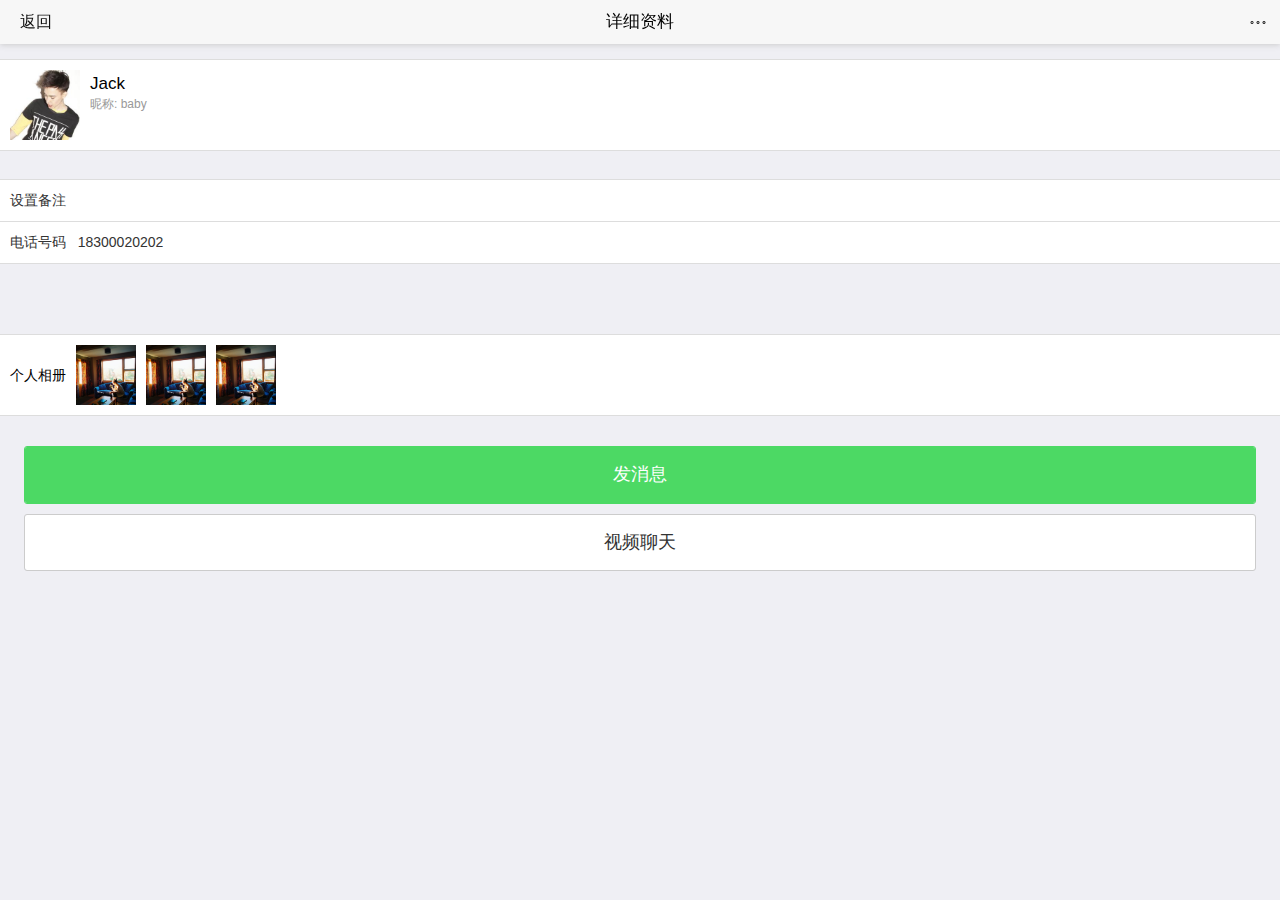
<file: view/friend-info.html>
<!doctype html>
<html>

	<head>
		<meta charset="UTF-8">
		<title></title>
		<meta name="viewport" content="width=device-width,initial-scale=1,minimum-scale=1,maximum-scale=1,user-scalable=no" />
		<link href="../css/mui.min.css" rel="stylesheet" />
		<link rel="stylesheet" type="text/css" href="http://at.alicdn.com/t/font_430355_sv5e79xdd6gycik9.css"/>
		<style>
			
			.flex{
				display: flex;
				display: -webkit-box;
			}
			
			.content-top{
				margin: 15px 0 28px;
				padding: 10px;
				border-top: 1px solid #ddd;
				border-bottom: 1px solid #ddd;
				background: #fff;
			}
			
			.content-top img{
				/*flex:*/ 
			}
			.content-top .right{
				display: flex;
				padding: 3px 10px;
				flex-direction: column;
			}
			
			.sex{
				font-size: 14px;
				font-weight: 600;
			}
			.nickname{
				font-size: 12px;
				color: #999;
			}
			
			p{
				margin-bottom: 0;
				padding: 10px;
				background: #fff;
				border-bottom: 1px solid #ddd;
				color: #333;
			}
			p.set-remark{
				border-top: 1px solid #ddd;
			}
			.photo-album{
				margin: 70px 0 30px;
				padding: 10px;
				font-size: 0;
				border-top: 1px solid #ddd;
				border-bottom: 1px solid #ddd;
				background: #fff;
			}
			
			.photo-album label{
				display: inline-block;
				vertical-align: top;
				height: 60px;
				line-height: 60px;
				font-size: 14px;
			}
			.photo-album .item{
				display: inline-block;
				vertical-align: top;
				margin-left: 10px;
				width: 60px;
				height: 60px;
				background-image: url(../img/muwu.jpg);
				background-size: cover;
				background-position: center;
			}
			
			.btn{
				padding: 0 24px;
			}
			
		</style>
	</head>

	<body>
		
		<div class="friend-info">
			<header class="mui-bar mui-bar-nav">
				<button type="button" class="mui-action-back mui-left mui-btn mui-btn-link mui-btn-nav mui-pull-left"
					style="margin-left: 10px;color:#101010;">返回
					<!--<span class="mui-icon mui-icon-left-nav"></span>-->
				</button>
			    <h1 class="mui-title">详细资料</h1>
			    <span class="mui-icon mui-icon-more mui-pull-right"></span>
			</header>
			<div class="mui-content">
			    <div class="content-top flex">
			    	<div>
			    		<img src="../img/head-img2.jpg" width='70' style='display:block;' />
			    	</div>
			    	
			    	<div class="right flex">
			    		<span class="name">
			    			Jack
			    			<i class="iconfont icon-man"></i>
			    		</span>
			    		<span class="nickname">
			    			<label for="">昵称:</label>
			    			baby
			    		</span>
			    	</div>
			    </div>
			    
			    <p class='set-remark'>设置备注</p>
			    <p>
			    	<label for="">电话号码&nbsp;&nbsp;</label>
			    	<span class="phone-num">18300020202</span>
			    </p>
			    
			    <div class="photo-album">
			    	<label for="">个人相册</label>
			    	<div class="item"></div>
			    	<div class="item"></div>
			    	<div class="item"></div>
			    </div>
			    
			    <div class="btn">
			    	<button type="button" 
			    		class="mui-btn mui-btn-success mui-btn-block">
			    		发消息
			    	</button>
			    	<button type="button" 
			    		class="mui-btn mui-btn-block">
			    		视频聊天
			    	</button>
			    </div>
			</div>
		</div>
		<script src="../js/mui.min.js"></script>
		<script type="text/javascript">
			mui.init()
		</script>
	</body>

</html>
</file>
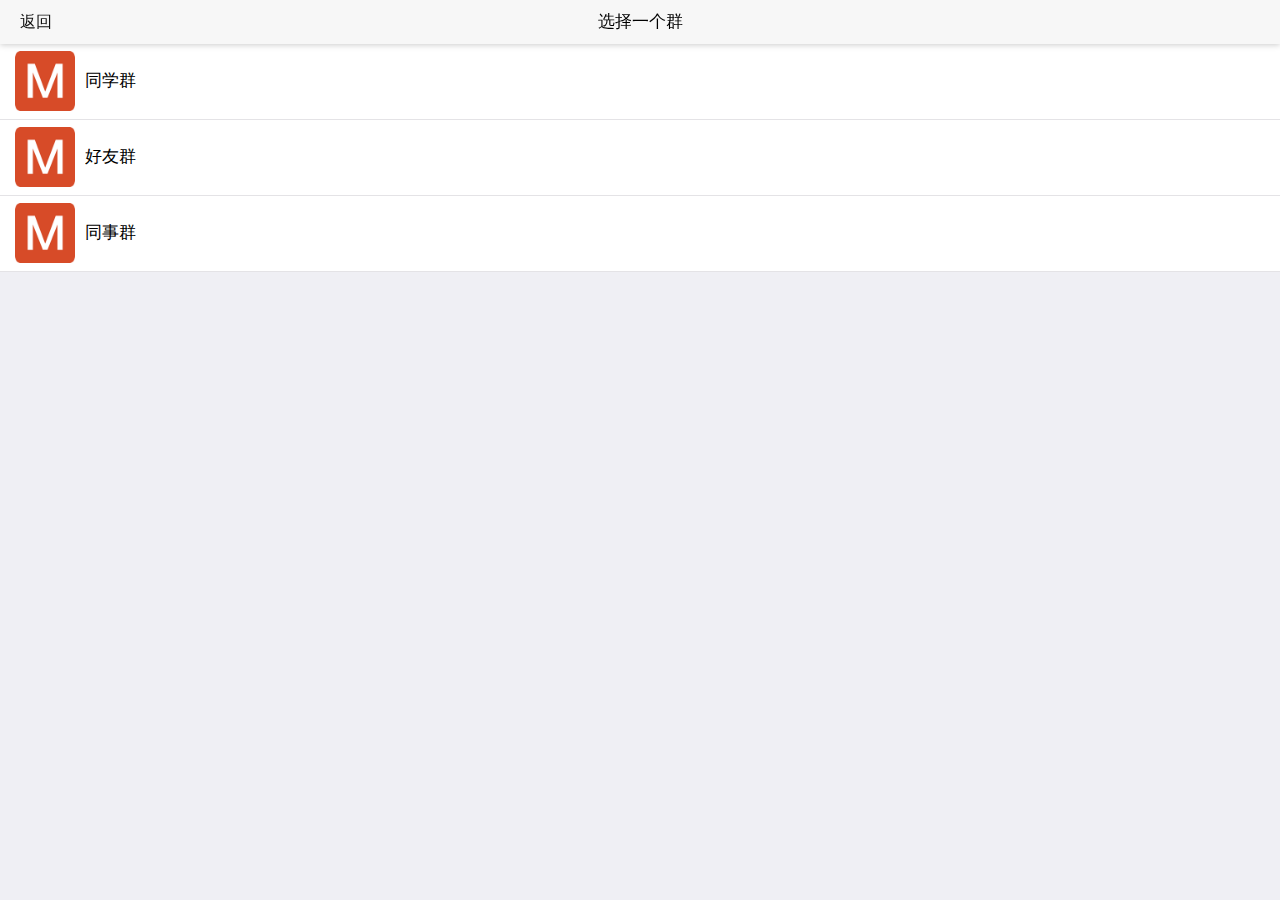
<file: view/group-list.html>
<!doctype html>
<html>
<!--  群组列表     -->
	<head>
		<meta charset="UTF-8">
		<title></title>
		<meta name="viewport" content="width=device-width,initial-scale=1,minimum-scale=1,maximum-scale=1,user-scalable=no" />
		<link href="../css/mui.min.css" rel="stylesheet" />
		<style>
			
			/*下边框铺满整个屏幕*/
			.mui-table-view-cell:after{
				left: 0;
			}
			
			.msg-list .mui-table-view-cell{
				padding-top: 9px;
				height: 76px;
			}
			
			.mui-table-view .mui-media-object {
			    line-height: 60px;
			    max-width: 60px;
			    height: 60px;
			}
			
			
			/*列表上边框*/
			.mui-table-view:before{
				/*height: 0;*/
			}
			
			/*群名*/
			.group-name{
				display: inline-block;
				line-height: 60px;
			}
		</style>
	</head>

	<body>
		<header class="mui-bar mui-bar-nav">
		    <button type="button" class="mui-left mui-action-back mui-btn  mui-btn-link mui-btn-nav mui-pull-left"
				style="margin-left: 10px;color:#101010;">返回
				<!--<span class="mui-icon mui-icon-left-nav"></span>-->
			</button>
		    <h1 class="mui-title">选择一个群</h1>
		</header>
		<div class="mui-content">
			<div class="msg-list">
				<ul class="mui-table-view chat-list">
				    <li class="mui-table-view-cell mui-media">
				        <a href="javascript:;">
				            <img class="mui-media-object mui-pull-left" src="../img/logo.png" width='60' height="60">
				            <div class="mui-media-body">
				            	<span class="group-name">同学群</span>
				            </div>
				        </a>
				    </li>
				    <li class="mui-table-view-cell mui-media">
				        <a href="javascript:;">
				            <img class="mui-media-object mui-pull-left" src="../img/logo.png" width='60' height="60">
				            <div class="mui-media-body">
				            	<span class="group-name">好友群</span>
				            </div>
				        </a>
				    </li>
				    <li class="mui-table-view-cell mui-media">
				        <a href="javascript:;">
				            <img class="mui-media-object mui-pull-left" src="../img/logo.png" width='60' height="60">
				            <div class="mui-media-body">
				            	<span class="group-name">同事群</span>
				            </div>
				        </a>
				    </li>
				</ul>
			</div>
		</div>
		<script src="../js/mui.min.js"></script>
		<script src="../js/zepto.min.js" type="text/javascript" charset="utf-8"></script>
		<script type="text/javascript">
			void function(doc) {
				mui.init();
				mui.plusReady(function() {
					mui('.chat-list').on('tap', 'li', function() {
						console.log($(this).index())
						mui.openWindow({
							url: 'im-chat.html',
							id: 'im-chat.html',
							styles: {
								
							}
						})
					})
					
					mui('.chat-list').on('tap', 'li', function() {
						mui.openWindow({
							url: 'im-chat.html',
							id: 'im-chat.html',
							styles: {
								
							}
						})
	
					})
				})
			}(document)
			
		</script>
	</body>

</html>
</file>
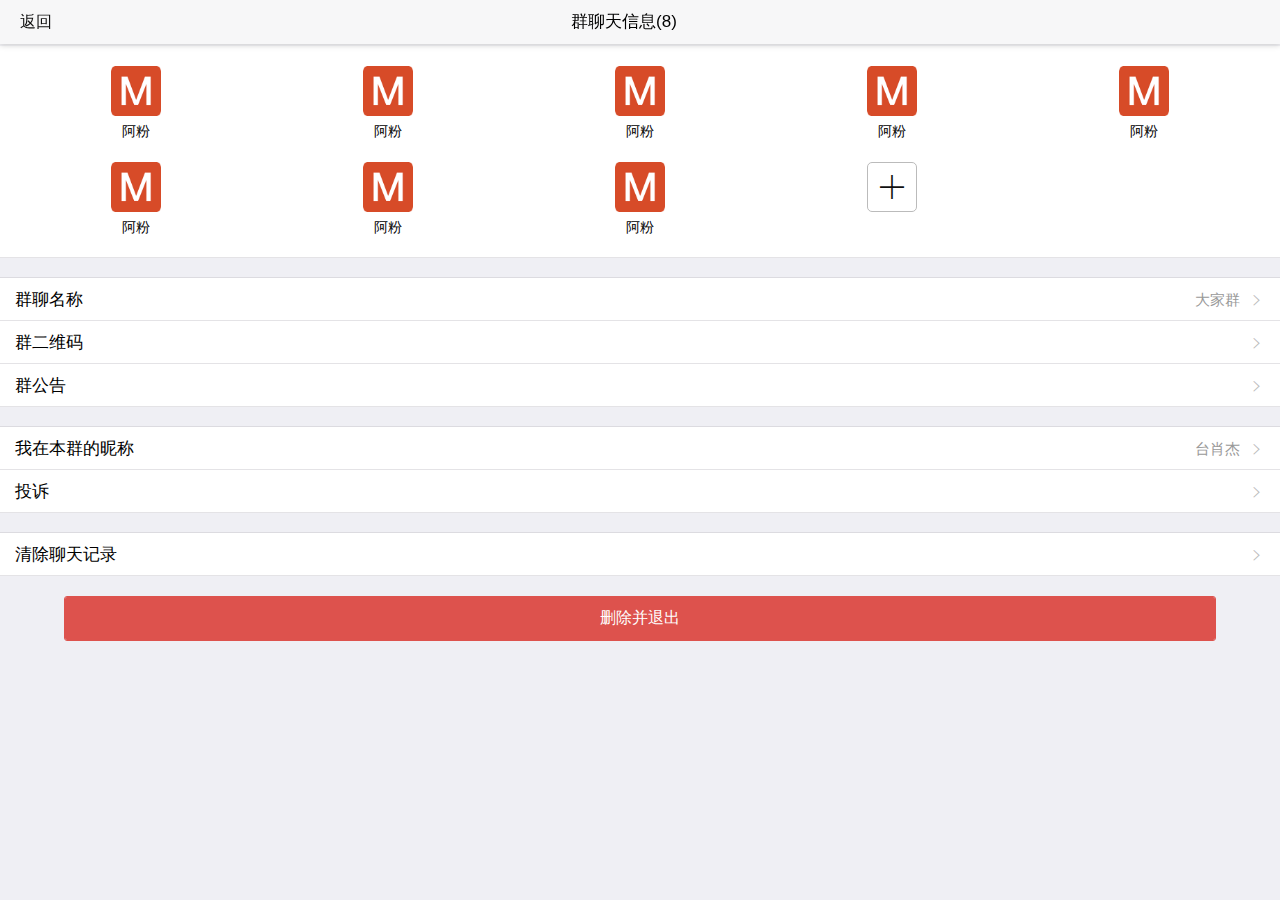
<file: view/group-setting.html>
<!DOCTYPE html>
<html>
<!--   群组设置        -->
	<head>
		<meta charset="utf-8">
		<title>Hello MUI</title>
		<meta name="viewport" content="width=device-width, initial-scale=1,maximum-scale=1,user-scalable=no">
		<meta name="apple-mobile-web-app-capable" content="yes">
		<meta name="apple-mobile-web-app-status-bar-style" content="black">

		<link rel="stylesheet" href="../css/mui.min.css">
		<link rel="stylesheet" type="text/css" href="http://at.alicdn.com/t/font_430355_sv5e79xdd6gycik9.css"/>
		<style>
			html,
			body {
				background-color: #efeff4;
			}
			.mui-views,
			.mui-view,
			.mui-pages,
			.mui-page,
			.mui-page-content {
				position: absolute;
				left: 0;
				right: 0;
				top: 0;
				bottom: 0;
				width: 100%;
				height: 100%;
				background-color: #efeff4;
			}
			.mui-pages {
				top: 46px;
				height: auto;
			}
			.mui-scroll-wrapper,
			.mui-scroll {
				background-color: #efeff4;
			}
			.mui-page.mui-transitioning {
				-webkit-transition: -webkit-transform 300ms ease;
				transition: transform 300ms ease;
			}
			.mui-page-left {
				-webkit-transform: translate3d(0, 0, 0);
				transform: translate3d(0, 0, 0);
			}
			.mui-ios .mui-page-left {
				-webkit-transform: translate3d(-20%, 0, 0);
				transform: translate3d(-20%, 0, 0);
			}
			.mui-navbar {
				position: fixed;
				right: 0;
				left: 0;
				z-index: 10;
				height: 44px;
				background-color: #f7f7f8;
			}
			.mui-navbar .mui-bar {
				position: absolute;
				background: transparent;
				text-align: center;
			}
			.mui-android .mui-navbar-inner.mui-navbar-left {
				opacity: 0;
			}
			.mui-ios .mui-navbar-left .mui-left,
			.mui-ios .mui-navbar-left .mui-center,
			.mui-ios .mui-navbar-left .mui-right {
				opacity: 0;
			}
			.mui-navbar .mui-btn-nav {
				-webkit-transition: none;
				transition: none;
				-webkit-transition-duration: .0s;
				transition-duration: .0s;
			}
			.mui-navbar .mui-bar .mui-title {
				display: inline-block;
				width: auto;
			}
			.mui-page-shadow {
				position: absolute;
				right: 100%;
				top: 0;
				width: 16px;
				height: 100%;
				z-index: -1;
				content: '';
			}
			.mui-page-shadow {
				background: -webkit-linear-gradient(left, rgba(0, 0, 0, 0) 0, rgba(0, 0, 0, 0) 10%, rgba(0, 0, 0, .01) 50%, rgba(0, 0, 0, .2) 100%);
				background: linear-gradient(to right, rgba(0, 0, 0, 0) 0, rgba(0, 0, 0, 0) 10%, rgba(0, 0, 0, .01) 50%, rgba(0, 0, 0, .2) 100%);
			}
			.mui-navbar-inner.mui-transitioning,
			.mui-navbar-inner .mui-transitioning {
				-webkit-transition: opacity 300ms ease, -webkit-transform 300ms ease;
				transition: opacity 300ms ease, transform 300ms ease;
			}
			.mui-page {
				display: none;
			}
			.mui-pages .mui-page {
				display: block;
			}
			.mui-page .mui-table-view:first-child {
				margin-top: 15px;
			}
			.mui-page .mui-table-view:last-child {
				margin-bottom: 30px;
			}
			.mui-table-view {
				margin-top: 20px;
			}
			
			.mui-table-view span.mui-pull-right {
				color: #999;
			}
			.mui-table-view-divider {
				background-color: #efeff4;
				font-size: 14px;
			}
			.mui-table-view-divider:before,
			.mui-table-view-divider:after {
				height: 0;
			}
			.head {
				height: 40px;
			}
			#head {
				line-height: 40px;
			}
			.head-img {
				width: 40px;
				height: 40px;
			}
			#head-img1 {
				position: absolute;
				bottom: 10px;
				right: 40px;
				width: 40px;
				height: 40px;
			}
			.update {
				font-style: normal;
				color: #999999;
				margin-right: -25px;
				font-size: 15px
			}
			.mui-fullscreen {
				position: fixed;
				z-index: 20;
				background-color: #000;
			}
			.mui-ios .mui-navbar .mui-bar .mui-title {
				position: static;
			}
			/*问题反馈在setting页面单独的css*/
			#feedback .mui-popover{
				position: fixed;
			}
			#feedback .mui-table-view:last-child {
			    margin-bottom: 0px;
			}
			#feedback .mui-table-view:first-child {
			    margin-top: 0px;
			}
			/*问题反馈在setting页面单独的css==end*/
			
			
			/*成员图像*/
			.mem-img{
				display: inline-block;
				vertical-align: top;
				margin-bottom: 20px;
				width: 20%;
				text-align: center;
			}
			
			.mem-img .nickname{
				display: block;
				margin-top: -6px;
				font-size: 14px;;
			}
			
			/*下边框铺满整个屏幕*/
			.mui-table-view-cell:after{
				left: 0;
			}
			
			
			/*二维码*/
			#qr-code .box{
				position: absolute;
				margin: 0 auto;
				padding: 10px;
				width: calc( 100% - 48px );
				top: 50%;
				left: 0;
				right: 0;
				-webkit-transform: translateY(-50%);
				transform: translateY(-50%);
				background: #fff;
			}
			
			#qr-code .box .top .group-img{
				display: inline-block;
				vertical-align: top;
				margin-right: 5px;
				width: 60px;
				height: 60px;
				border: 1px solid #ddd;
			}
			#qr-code .box .code-box{
				padding: 24px 12px;
			}
			
			/*群公告*/
			.notice-msg{
				width: 100%;
				height: 100%;
				border: 0;
				resize: none;
			}
			
			/*投诉*/
			.mui-checkbox>label{
				border-bottom: 1px solid #ddd;
				background: #fff;
			}
			.mui-checkbox:first-child{
				border-top: 1px solid #ddd;
			}
		</style>
		<link rel="stylesheet" type="text/css" href="../css/feedback.css" />
	</head>

	<body class="mui-fullscreen">
		<!--页面主结构开始-->
		<div id="app" class="mui-views">
			<div class="mui-view">
				<div class="mui-navbar">
				</div>
				<div class="mui-pages">
				</div>
			</div>
		</div>
		<!--页面主结构结束-->
		
		<!--单页面开始-->
		<div id="setting" class="mui-page">
			<!--页面标题栏开始-->
			<div class="mui-navbar-inner mui-bar mui-bar-nav">
				<button type="button" class="mui-left mui-action-back mui-btn  mui-btn-link mui-btn-nav mui-pull-left"
					style="margin-left: 10px;color:#101010;">
					<!--<span class="mui-icon mui-icon-left-nav"></span>-->返回
				</button>
				<h1 class="mui-center mui-title">群聊天信息(8)</h1>
			</div>
			<!--页面标题栏结束-->
			<!--页面主内容区开始-->
			<div class="mui-page-content">
				<div class="mui-scroll-wrapper">
					<div class="mui-scroll">
						<ul class="mui-table-view mui-table-view-chevron mem-box" style='margin-top:0;font-size: 0;padding:20px 10px 0;'>
							<li class='mem-img'>
								<img src="../img/logo.png" alt="" width='50' height="50"/>
								<span  class="nickname">阿粉</span>
							</li>
							<li class='mem-img'>
								<img src="../img/logo.png" alt="" width='50' height="50"/>
								<span  class="nickname">阿粉</span>
							</li>
							<li class='mem-img'>
								<img src="../img/logo.png" alt="" width='50' height="50"/>
								<span  class="nickname">阿粉</span>
							</li>
							<li class='mem-img'>
								<img src="../img/logo.png" alt="" width='50' height="50"/>
								<span  class="nickname">阿粉</span>
							</li>
							<li class='mem-img'>
								<img src="../img/logo.png" alt="" width='50' height="50"/>
								<span  class="nickname">阿粉</span>
							</li>
							<li class='mem-img'>
								<img src="../img/logo.png" alt="" width='50' height="50"/>
								<span  class="nickname">阿粉</span>
							</li>
							<li class='mem-img'>
								<img src="../img/logo.png" alt="" width='50' height="50"/>
								<span  class="nickname">阿粉</span>
							</li>
							<li class='mem-img'>
								<img src="../img/logo.png" alt="" width='50' height="50"/>
								<span  class="nickname">阿粉</span>
							</li>
							<li class='mem-img break'>
								<div class="add-mem" 
									style='width:50px;height:50px;margin:0 auto;line-height: 48px;text-align: center;border:1px solid #bbb;border-radius:5px;'>
									<span class="mui-icon mui-icon mui-icon-plusempty" 
										style='color: rgb(16,16,16);font-size: 48px;'></span>
								</div>
							</li>
						</ul>
						
						<ul class="mui-table-view mui-table-view-chevron">
							<li class="mui-table-view-cell open-prompt" data-id='1'>
								<span class="mui-navigate-right">
									群聊名称<i class="mui-pull-right update">大家群</i>
								<span>
							</li>
							<li class="mui-table-view-cell">
								<a href="#qr-code" class="mui-navigate-right">群二维码</a>
							</li>
							<li class="mui-table-view-cell">
								<!--群主才有权限-->
								<a href="#notice" class="mui-navigate-right">群公告</a>
							</li>
							<!--<li class="mui-table-view-cell">
								群主才有权限
								<a href="#general" class="mui-navigate-right">群管理</a>
							</li>-->
						</ul>
						<ul class="mui-table-view mui-table-view-chevron">
							<li class="mui-table-view-cell open-prompt">
								<!--#account-->
								<span class="mui-navigate-right">我在本群的昵称
									<i class="mui-pull-right update">台肖杰</i>
								</span>
							</li>
							<li class="mui-table-view-cell">
								<a href="#account" class="mui-navigate-right">投诉</a>
							</li>
						</ul>
						<ul class="mui-table-view mui-table-view-chevron">
							<li class="mui-table-view-cell open-confirm">
								<span class="mui-navigate-right">清除聊天记录</span>
							</li>
						</ul>
						<button type='button' class="mui-btn mui-btn-danger" 
							style='display:block;margin:20px auto 0;width:90%;height:45px;font-size: 16px;'>删除并退出</button>
					</div>
				</div>
			</div>
			<!--页面主内容区结束-->
		</div>
		
		<!--单页面结束-->
		<div id="qr-code" class="mui-page">
			<div class="mui-navbar-inner mui-bar mui-bar-nav">
				<button type="button" 
					class="mui-left mui-action-back mui-btn  mui-btn-link mui-btn-nav mui-pull-left"
					style="margin-left: 10px;color:#101010;">
					返回
				</button>
				<h1 class="mui-center mui-title">群二维码名片</h1>
				<!--<span class="mui-icon mui-icon-more mui-pull-right"></span>-->
			</div>
			<div class="mui-page-content">
				<div class="box">
					<div class="top" style="line-height: 60px;">
						<div class="group-img">
							
						</div>
						大家群
					</div>
					<div class="code-box">
						<img src="../img/code.png" style='width: 100%;' />
					</div>
					<p style='font-size: 12px;color:#999;text-align: center;'>
						该二维码7天内有效,重新进入将更新
					</p>
				</div>
			</div>
		</div>
		<div id="notice" class="mui-page">
			<div class="mui-navbar-inner mui-bar mui-bar-nav">
				<button type="button" 
					class="mui-left mui-action-back mui-btn  mui-btn-link mui-btn-nav mui-pull-left"
					style="margin-left: 10px;color:#101010;">
					返回
				</button>
				<h1 class="mui-center mui-title">群公告</h1>
				<span class="mui-icon mui-pull-right open-confirm">
					<i class="iconfont icon-fabu"></i>
				</span>
			</div>
			<div class="mui-page-content">
				<textarea name="notice" 
					class="notice-msg"
					placeholder="请编辑群公告"
					autofocus>
				</textarea>
			</div>
		</div>
		<div id="account" class="mui-page">
			<div class="mui-navbar-inner mui-bar mui-bar-nav">
				<button type="button" 
					class="mui-left mui-action-back mui-btn  mui-btn-link mui-btn-nav mui-pull-left"
					style="margin-left: 10px;color:#101010;">
					返回
				</button>
				<h1 class="mui-center mui-title">投诉</h1>
			</div>
			<div class="mui-page-content">
				<div style='padding:5px 15px;font-size:14px;color:#666;'>
					请选择投诉该群(账号)的原因
				</div>
				<div class="mui-input-row mui-checkbox">
				  <label>发布不适应内容对我造成骚扰</label>
				  <input name="checkbox1" value="Item 1" type="checkbox">
				</div>
				<div class="mui-input-row mui-checkbox">
				  <label>存在欺诈骗钱行为</label>
				  <input name="checkbox1" value="Item 2" type="checkbox">
				</div>
				<div class="mui-input-row mui-checkbox">
				  <label>此账号可能被盗用了</label>
				  <input name="checkbox1" value="Item 3" type="checkbox">
				</div>
				<div class="mui-input-row mui-checkbox">
				  <label>发布仿冒品信息</label>
				  <input name="checkbox1" value="Item 4" type="checkbox">
				</div>
				<button type="button" 
					class="mui-btn mui-btn-success mui-btn-block"
					style="margin:30px auto 0;width:calc( 100% - 40px );">
					提交信息
				</button>
			</div>
		</div>
		<div id="privacy" class="mui-page">
			<div class="mui-navbar-inner mui-bar mui-bar-nav">
				<button type="button" class="mui-left mui-action-back mui-btn  mui-btn-link mui-btn-nav mui-pull-left">
					<span class="mui-icon mui-icon-left-nav"></span>设置
				</button>
				<h1 class="mui-center mui-title">隐私</h1>
			</div>
			<div class="mui-page-content">
				<div class="mui-scroll-wrapper">
					<div class="mui-scroll">
						<ul class="mui-table-view">
							<li class="mui-table-view-divider">通讯录</li>
							<li class="mui-table-view-cell">
								加我为朋友时需要验证
								<div class="mui-switch mui-active mui-switch-mini">
									<div class="mui-switch-handle"></div>
								</div>
							</li>
						</ul>
						<ul class="mui-table-view">
							<li class="mui-table-view-cell">
								向我推荐QQ好友
								<div class="mui-switch mui-switch-mini">
									<div class="mui-switch-handle"></div>
								</div>
							</li>
							<li class="mui-table-view-cell">
								通过QQ号搜索到我
								<div class="mui-switch mui-switch-mini">
									<div class="mui-switch-handle"></div>
								</div>
							</li>
						</ul>
						<ul class="mui-table-view">
							<li class="mui-table-view-cell">
								可通过手机号搜索到我
								<div class="mui-switch mui-active mui-switch-mini">
									<div class="mui-switch-handle"></div>
								</div>
							</li>
							<li class="mui-table-view-cell">
								向我推荐通讯录朋友
								<div class="mui-switch mui-switch-mini">
									<div class="mui-switch-handle"></div>
								</div>
							</li>
							<li class="mui-table-view-divider">开启后，为你推荐已经开通HBuilder的手机联系人</li>
						</ul>
						<ul class="mui-table-view">
							<li class="mui-table-view-cell">
								通过HBuilder账号搜索到我
								<div class="mui-switch mui-active mui-switch-mini">
									<div class="mui-switch-handle"></div>
								</div>
							</li>
							<li class="mui-table-view-divider">关闭后，其他用户将不能通过HBuilder号搜索到你</li>
						</ul>

					</div>
				</div>
			</div>
		</div>
		<div id="general" class="mui-page">
			<div class="mui-navbar-inner mui-bar mui-bar-nav">
				<button type="button" class="mui-left mui-action-back mui-btn  mui-btn-link mui-btn-nav mui-pull-left">
					<span class="mui-icon mui-icon-left-nav"></span>设置
				</button>
				<h1 class="mui-center mui-title">通用</h1>
			</div>
			<div class="mui-page-content">
				<div class="mui-scroll-wrapper">
					<div class="mui-scroll">
						<ul class="mui-table-view">
							<li class="mui-table-view-cell">
								多语言
							</li>
						</ul>

						<ul class="mui-table-view">
							<li class="mui-table-view-cell">
								听筒模式
								<div class="mui-switch mui-switch-mini">
									<div class="mui-switch-handle"></div>
								</div>
							</li>
						</ul>
						<ul class="mui-table-view">
							<li class="mui-table-view-cell">
								功能
							</li>
						</ul>
					</div>
				</div>
			</div>
		</div>

		<div id="about" class="mui-page">
			<div class="mui-navbar-inner mui-bar mui-bar-nav">
				<button type="button" class="mui-left mui-action-back mui-btn  mui-btn-link mui-btn-nav mui-pull-left">
					<span class="mui-icon mui-icon-left-nav"></span>设置
				</button>
				<h1 class="mui-center mui-title">关于MUI</h1>
			</div>
			<div class="mui-page-content">
				<div class="mui-scroll-wrapper">
					<div class="mui-scroll">
						<ul class="mui-table-view">
							<li class="mui-table-view-cell mui-plus-visible">
								<a id="rate" class="mui-navigate-right">评分鼓励</a>
							</li>
							<li class="mui-table-view-cell mui-plus-visible">
								<a id="welcome" class="mui-navigate-right">欢迎页</a>
							</li>
							<li class="mui-table-view-cell mui-plus-visible">
								<a id="share" class="mui-navigate-right">分享推荐</a>
							</li>
							<li class="mui-table-view-cell">
								<a id="tel" class="mui-navigate-right">客服电话</a>
							</li>
							<li class="mui-table-view-cell">
								<a id="feedback-btn" href="#feedback" class="mui-navigate-right">问题反馈</a>
							</li>
							<li id="check_update" class="mui-table-view-cell mui-plus-visible">
								<a id="update" class="mui-navigate-right">检查更新</a>
							</li>
						</ul>
					</div>
				</div>
			</div>
		</div>

		<div id="feedback" class="mui-page feedback">
			<div class="mui-navbar-inner mui-bar mui-bar-nav">
				<button type="button" class="mui-left mui-action-back mui-btn  mui-btn-link mui-btn-nav mui-pull-left">
					<span class="mui-icon mui-icon-left-nav"></span>关于MUI
				</button>
				<button id="submit" class="mui-btn mui-btn-blue mui-btn-link mui-pull-right">发送</button>
				<h1 class="mui-center mui-title">问题反馈</h1>
			</div>
			<div class="mui-page-content">
				<div class="mui-content-padded">
					<div class="mui-inline">问题和意见</div>
					<a class="mui-pull-right mui-inline" href="#popover">
						快捷输入
						<span class="mui-icon mui-icon-arrowdown"></span>
					</a>
					<!--快捷输入具体内容，开发者可自己替换常用语-->
					<div id="popover" class="mui-popover">
						<div class="mui-popover-arrow"></div>
						<div class="mui-scroll-wrapper">
							<div class="mui-scroll">
								<ul class="mui-table-view">
									<!--仅流应用环境下显示-->
									<li class="mui-table-view-cell stream">
										<a href="#">桌面快捷方式创建失败</a>
									</li>
									<li class="mui-table-view-cell"><a href="#">界面显示错乱</a></li>
									<li class="mui-table-view-cell"><a href="#">启动缓慢，卡出翔了</a></li>
									<li class="mui-table-view-cell"><a href="#">偶发性崩溃</a></li>
									<li class="mui-table-view-cell"><a href="#">UI无法直视，丑哭了</a></li>
								</ul>
							</div>
						</div>
					</div>
				</div>
				<div class="row mui-input-row">
					<textarea id='question' class="mui-input-clear question" placeholder="请详细描述你的问题和意见..."></textarea>
				</div>
				<p>图片(选填,提供问题截图,总大小10M以下)</p>
				<div id='image-list' class="row image-list"></div>
				<p>QQ/邮箱</p>
				<div class="mui-input-row">
					<input id='contact' type="text" class="mui-input-clear contact" placeholder="(选填,方便我们联系你 )" />
				</div>
				<div class="mui-content-padded">
					<div class="mui-inline">应用评分</div>
					<div class="icons mui-inline" style="margin-left: 6px;">
						<i data-index="1" class="mui-icon mui-icon-star"></i>
						<i data-index="2" class="mui-icon mui-icon-star"></i>
						<i data-index="3" class="mui-icon mui-icon-star"></i>
						<i data-index="4" class="mui-icon mui-icon-star"></i>
						<i data-index="5" class="mui-icon mui-icon-star"></i>
					</div>
				</div><br />
			</div>
		</div>

	</body>
	<script src="../js/mui.min.js"></script> 
	<script src="../js/mui.view.js"></script>
	<script src='../js/feedback.js'></script>
	<script>
		mui.init();
		
		// 弹出输入框
		mui('.mui-page-content').on('tap', '.open-prompt', function() {
			var id = this.dataset.id,
				title = id ? '群聊名称' : '我在本群的昵称',
				val = id ? '大家群' : '台肖杰';
			mui.prompt(
				'',
				val,
				title,
				['取消', '确定'],
				function(v) {
					console.log(v)
				},
				'div'
				)
		}, false)
		
		// 打开好友资料页面
		mui('.mem-box').on('tap', '.mem-img', function() {
			if(this.classList.length > 1) return
			mui.openWindow({
				url: 'friend-info.html',
				id: 'friend-info.html',
				extras: {}
			})
		}, false)
		
		// 弹出确认框
		mui('.open-confirm').each(function(i) {
			
			this.addEventListener('tap', function() {
				var title = i ? '该公告会通知全部群成员, 是否发布?' : '确定清空聊天记录?'
				var btn = i ? '发布' : '清空'
				mui.confirm(
					'',
					title,
					['取消', '<span style="color:#090;">'+btn+'</span>'],
					function() {},
					'div'
				)
			}, false)
		})
		
		mui('.add-mem')[0].addEventListener('tap', function(){
			mui.openWindow({
				url: 'smagc.html',
				id: 'smagc.html',
				extras: {}
			})
		}, false)
		
		//初始化单页view
		var viewApi = mui('#app').view({
			defaultPage: '#setting'
		});
		//初始化单页的区域滚动
		mui('.mui-scroll-wrapper').scroll();
		//分享操作
		var shares = {};
		
		mui.plusReady(function() {
			plus.share.getServices(function(s) {
				if (s && s.length > 0) {
					for (var i = 0; i < s.length; i++) {
						var t = s[i];
						shares[t.id] = t;
					}
				}
			}, function() {
				console.log("获取分享服务列表失败");
			});
		});
		
		setTimeout(function () {
			defaultImg();
			setTimeout(function() {
				initImgPreview();
			}, 300);
		},500);
		
		//分享链接点击事件
		document.getElementById("share").addEventListener('tap', function() {
			var ids = [{
					id: "weixin",
					ex: "WXSceneSession"
				}, {
					id: "weixin",
					ex: "WXSceneTimeline"
				}, {
					id: "sinaweibo"
				}, {
					id: "tencentweibo"
				}, {
					id: "qq"
				}],
				bts = [{
					title: "发送给微信好友"
				}, {
					title: "分享到微信朋友圈"
				}, {
					title: "分享到新浪微博"
				}, {
					title: "分享到腾讯微博"
				}, {
					title: "分享到QQ"
				}];
			plus.nativeUI.actionSheet({
				cancel: "取消",
				buttons: bts
			}, function(e) {
				var i = e.index;
				if (i > 0) {
					var s_id = ids[i - 1].id;
					var share = shares[s_id];
					if (share) {
						if (share.authenticated) {
							shareMessage(share, ids[i - 1].ex);
						} else {
							share.authorize(function() {
								shareMessage(share, ids[i - 1].ex);
							}, function(e) {
								console.log("认证授权失败：" + e.code + " - " + e.message);
							});
						}
					} else {
						mui.toast("无法获取分享服务，请检查manifest.json中分享插件参数配置，并重新打包")
					}
				}
			});
		});

		function shareMessage(share, ex) {
			var msg = {
				extra: {
					scene: ex
				}
			};
			msg.href = "http://www.dcloud.io/hellomui/";
			msg.title = "最接近原生APP体验的高性能前端框架";
			msg.content = "我正在体验HelloMUI，果然很流畅，基本看不出和原生App的差距";
			if (~share.id.indexOf('weibo')) {
				msg.content += "；体验地址：http://www.dcloud.io/hellomui/";
			}
			msg.thumbs = ["_www/images/logo.png"];
			share.send(msg, function() {
				console.log("分享到\"" + share.description + "\"成功！ ");
			}, function(e) {
				console.log("分享到\"" + share.description + "\"失败: " + e.code + " - " + e.message);
			});
		}
		//去评分
		document.getElementById("rate").addEventListener('tap', function() {
			if (mui.os.ios) {
				location.href = 'https://itunes.apple.com/WebObjects/MZStore.woa/wa/viewContentsUserReviews?id=682211190&pageNumber=0&sortOrdering=2&type=&mt=8';
			} else if (mui.os.android) {
				plus.runtime.openURL("market://details?id=io.dcloud.HelloMUI", function(e) {
					plus.runtime.openURL("market://details?id=io.dcloud.HelloMUI", function(e) {
						mui.alert("360手机助手和应用宝，你一个都没装，暂时无法评分，感谢支持");
					}, "com.qihoo.appstore");
				}, "com.tencent.android.qqdownloader");
			}
		});
		//客服电话
		document.getElementById("tel").addEventListener('tap', function() {
			if(mui.os.plus){
				plus.device.dial("114");
			}else{
				location.href = 'tel:114';
			}
			
		});
		//		//意见反馈
		//		document.getElementById("quest").addEventListener('tap', function() {
		//			
		//		});
		//		
		//检查更新
		document.getElementById("update").addEventListener('tap', function() {
			var server = "http://www.dcloud.io/check/update"; //获取升级描述文件服务器地址
			mui.getJSON(server, {
				"appid": plus.runtime.appid,
				"version": plus.runtime.version,
				"imei": plus.device.imei
			}, function(data) {
				if (data.status) {
					plus.ui.confirm(data.note, function(i) {
						if (0 == i) {
							plus.runtime.openURL(data.url);
						}
					}, data.title, ["立即更新", "取　　消"]);
				} else {
					mui.toast('Hello MUI 已是最新版本~')
				}
			});
		});
		var view = viewApi.view;
		(function($) {
			//处理view的后退与webview后退
			var oldBack = $.back;
			$.back = function() {
				if (viewApi.canBack()) { //如果view可以后退，则执行view的后退
					viewApi.back();
				} else { //执行webview后退
					oldBack();
				}
			};
			//监听页面切换事件方案1,通过view元素监听所有页面切换事件，目前提供pageBeforeShow|pageShow|pageBeforeBack|pageBack四种事件(before事件为动画开始前触发)
			//第一个参数为事件名称，第二个参数为事件回调，其中e.detail.page为当前页面的html对象
			view.addEventListener('pageBeforeShow', function(e) {
				//				console.log(e.detail.page.id + ' beforeShow');
			});
			view.addEventListener('pageShow', function(e) {
				//				console.log(e.detail.page.id + ' show');
			});
			view.addEventListener('pageBeforeBack', function(e) {
				//				console.log(e.detail.page.id + ' beforeBack');
			});
			view.addEventListener('pageBack', function(e) {
				//				console.log(e.detail.page.id + ' back');
			});
		})(mui);
		//更换头像
		mui(".mui-table-view-cell").on("tap", "#head", function(e) {
			if(mui.os.plus){
				var a = [{
					title: "拍照"
				}, {
					title: "从手机相册选择"
				}];
				plus.nativeUI.actionSheet({
					title: "修改头像",
					cancel: "取消",
					buttons: a
				}, function(b) {
					switch (b.index) {
						case 0:
							break;
						case 1:
							getImage();
							break;
						case 2:
							galleryImg();
							break;
						default:
							break
					}
				})	
			}
			
		});

		function getImage() {
			var c = plus.camera.getCamera();
			c.captureImage(function(e) {
				plus.io.resolveLocalFileSystemURL(e, function(entry) {
					var s = entry.toLocalURL() + "?version=" + new Date().getTime();
					console.log(s);
					document.getElementById("head-img").src = s;
					document.getElementById("head-img1").src = s;
					//变更大图预览的src
					//目前仅有一张图片，暂时如此处理，后续需要通过标准组件实现
					document.querySelector("#__mui-imageview__group .mui-slider-item img").src = s + "?version=" + new Date().getTime();;;
				}, function(e) {
					console.log("读取拍照文件错误：" + e.message);
				});
			}, function(s) {
				console.log("error" + s);
			}, {
				filename: "_doc/head.jpg"
			})
		}

		function galleryImg() {
			plus.gallery.pick(function(a) {
				plus.io.resolveLocalFileSystemURL(a, function(entry) {
					plus.io.resolveLocalFileSystemURL("_doc/", function(root) {
						root.getFile("head.jpg", {}, function(file) {
							//文件已存在
							file.remove(function() {
								console.log("file remove success");
								entry.copyTo(root, 'head.jpg', function(e) {
										var e = e.fullPath + "?version=" + new Date().getTime();
										document.getElementById("head-img").src = e;
										document.getElementById("head-img1").src = e;
										//变更大图预览的src
										//目前仅有一张图片，暂时如此处理，后续需要通过标准组件实现
										document.querySelector("#__mui-imageview__group .mui-slider-item img").src = e + "?version=" + new Date().getTime();;
									},
									function(e) {
										console.log('copy image fail:' + e.message);
									});
							}, function() {
								console.log("delete image fail:" + e.message);
							});
						}, function() {
							//文件不存在
							entry.copyTo(root, 'head.jpg', function(e) {
									var path = e.fullPath + "?version=" + new Date().getTime();
									document.getElementById("head-img").src = path;
									document.getElementById("head-img1").src = path;
									//变更大图预览的src
									//目前仅有一张图片，暂时如此处理，后续需要通过标准组件实现
									document.querySelector("#__mui-imageview__group .mui-slider-item img").src = path;
								},
								function(e) {
									console.log('copy image fail:' + e.message);
								});
						});
					}, function(e) {
						console.log("get _www folder fail");
					})
				}, function(e) {
					console.log("读取拍照文件错误：" + e.message);
				});
			}, function(a) {}, {
				filter: "image"
			})
		};

		function defaultImg() {
//			if(mui.os.plus){
//				plus.io.resolveLocalFileSystemURL("_doc/head.jpg", function(entry) {
//					var s = entry.fullPath + "?version=" + new Date().getTime();;
//					document.getElementById("head-img").src = s;
//					document.getElementById("head-img1").src = s;
//				}, function(e) {
//					document.getElementById("head-img").src = '../img/logo.png';
//					document.getElementById("head-img1").src = '../img/logo.png';
//				})
//			}else{
//				document.getElementById("head-img").src = '../img/logo.png';
//				document.getElementById("head-img1").src = '../img/logo.png';
//			}
			
		}
//		document.getElementById("head-img1").addEventListener('tap', function(e) {
//			e.stopPropagation();
//		});
		document.getElementById("welcome").addEventListener('tap', function(e) {
			//显示启动导航
			mui.openWindow({
				id: 'guide',
				url: 'guide.html',
				show: {
					aniShow: 'fade-in',
					duration: 300
				},
				waiting: {
					autoShow: false
				}
			});
		});

		function initImgPreview() {
			var imgs = document.querySelectorAll("img.mui-action-preview");
			imgs = mui.slice.call(imgs);
			if (imgs && imgs.length > 0) {
				var slider = document.createElement("div");
				slider.setAttribute("id", "__mui-imageview__");
				slider.classList.add("mui-slider");
				slider.classList.add("mui-fullscreen");
				slider.style.display = "none";
				slider.addEventListener("tap", function() {
					slider.style.display = "none";
				});
				slider.addEventListener("touchmove", function(event) {
					event.preventDefault();
				})
				var slider_group = document.createElement("div");
				slider_group.setAttribute("id", "__mui-imageview__group");
				slider_group.classList.add("mui-slider-group");
				imgs.forEach(function(value, index, array) {
					//给图片添加点击事件，触发预览显示；
					value.addEventListener('tap', function() {
						slider.style.display = "block";
						_slider.refresh();
						_slider.gotoItem(index, 0);
					})
					var item = document.createElement("div");
					item.classList.add("mui-slider-item");
					var a = document.createElement("a");
					var img = document.createElement("img");
					img.setAttribute("src", value.src);
					a.appendChild(img)
					item.appendChild(a);
					slider_group.appendChild(item);
				});
				slider.appendChild(slider_group);
				document.body.appendChild(slider);
				var _slider = mui(slider).slider();
			}
		}
		
		if(mui.os.stream){
			document.getElementById("check_update").display = "none";
		}
		
	</script>

</html>
</file>
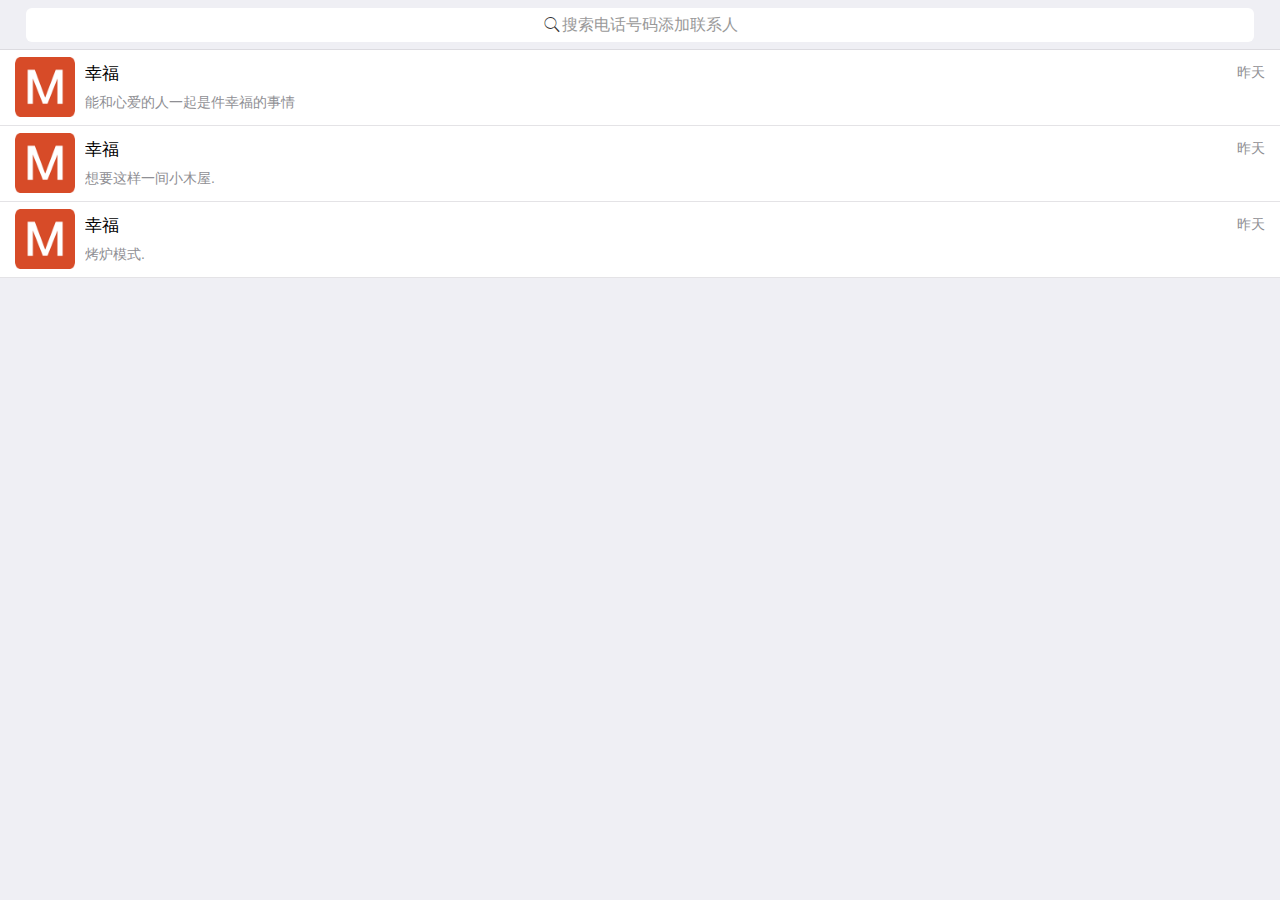
<file: view/msg-list.html>
<!doctype html>
<html>

	<head>
		<meta charset="UTF-8">
		<title></title>
		<meta name="viewport" content="width=device-width,initial-scale=1,minimum-scale=1,maximum-scale=1,user-scalable=no" />
		<link href="../css/mui.min.css" rel="stylesheet" />
		<style>
			.time{
				margin-top: 5px;
				font-size: 14px;
				color: #8f8f94;
			}
			
			/*下边框铺满整个屏幕*/
			.mui-table-view-cell:after{
				left: 0;
			}
			
			.msg-list .mui-table-view-cell{
				padding-top: 9px;
				height: 76px;
			}
			
			.mui-table-view .mui-media-object {
			    line-height: 60px;
			    max-width: 60px;
			    height: 60px;
			}
			
			.nickname{
				display: inline-block;
				margin-top: 6px;
			}
			
			.mui-table-view-cell p{
				margin-top: 8px;
			}
			
			/*搜索框*/
			.mui-search{
				width: 96%;
				margin: 8px auto 0;
				text-align: center;
			}
			
			input[type='search'] {
				background: #fff;
			}
			
			/*列表上边框*/
			.mui-table-view:before{
				/*height: 0;*/
			}
			
			.mui-search .mui-placeholder{
				
			}
			
			.add-btn{
				position: fixed;
				/*bottom: 80px;*/
				top: -36px;
				right: 12px;
			}
			
			/*  添加弹出  */
	    	#add{
	    		width: 140px;
	    	}
	    	
	    	#add .mui-table-view-cell:after{
				left: 15px;
				right: 15px;
				opacity: .5;
			}
			
			/*下拉菜单三角*/
		
			.mui-popover .mui-popover-arrow:after{
				background: #49484B;
			}
			
			.mui-table-view-cell>a:not(.mui-btn).mui-active{
				background: #49484B;
			}
		</style>
	</head>

	<body>
		<div class="msg-list">
			<div class="mui-input-row mui-search">
				<input type="search" class="mui-input-clear" placeholder="搜索电话号码添加联系人">
			</div>
			<ul class="mui-table-view chat-list" style='margin-top:-7px;'>
			    <li class="mui-table-view-cell mui-media">
			        <a href="javascript:;">
			            <img class="mui-media-object mui-pull-left" src="../img/logo.png" width='60' height="60">
			            <div class="mui-media-body">
			                <span class="nickname">幸福</span><span class="time mui-pull-right">昨天</span>
			                <p class="mui-ellipsis">能和心爱的人一起是件幸福的事情</p>
			            </div>
			        </a>
			    </li>
			    <li class="mui-table-view-cell mui-media">
			        <a href="javascript:;">
			            <img class="mui-media-object mui-pull-left" src="../img/logo.png" width='60' height="60">
			            <div class="mui-media-body">
			               	<span class="nickname">幸福</span><span class="time mui-pull-right">昨天</span>
			                <p class="mui-ellipsis">想要这样一间小木屋.</p>
			            </div>
			        </a>
			    </li>
			    <li class="mui-table-view-cell mui-media">
			        <a href="javascript:;">
			            <img class="mui-media-object mui-pull-left" src="../img/logo.png" width='60' height="60">
			            <div class="mui-media-body">
			                <span class="nickname">幸福</span><span class="time mui-pull-right">昨天</span>
			                <p class="mui-ellipsis">烤炉模式.</p>
			            </div>
			        </a>
			    </li>
			</ul>
		</div>
		
		<script src="../js/mui.min.js"></script>
		<script src="../js/zepto.min.js" type="text/javascript" charset="utf-8"></script>
		<script type="text/javascript">
			void function(doc) {
				mui.init();
				mui.plusReady(function() {
					mui('.chat-list').on('tap', 'li', function() {
						console.log($(this).index())
						mui.openWindow({
							url: 'im-chat.html',
							id: 'im-chat.html',
							styles: {
								
							}
						})
					})
				})
			}(document)
			
		</script>
	</body>

</html>
</file>
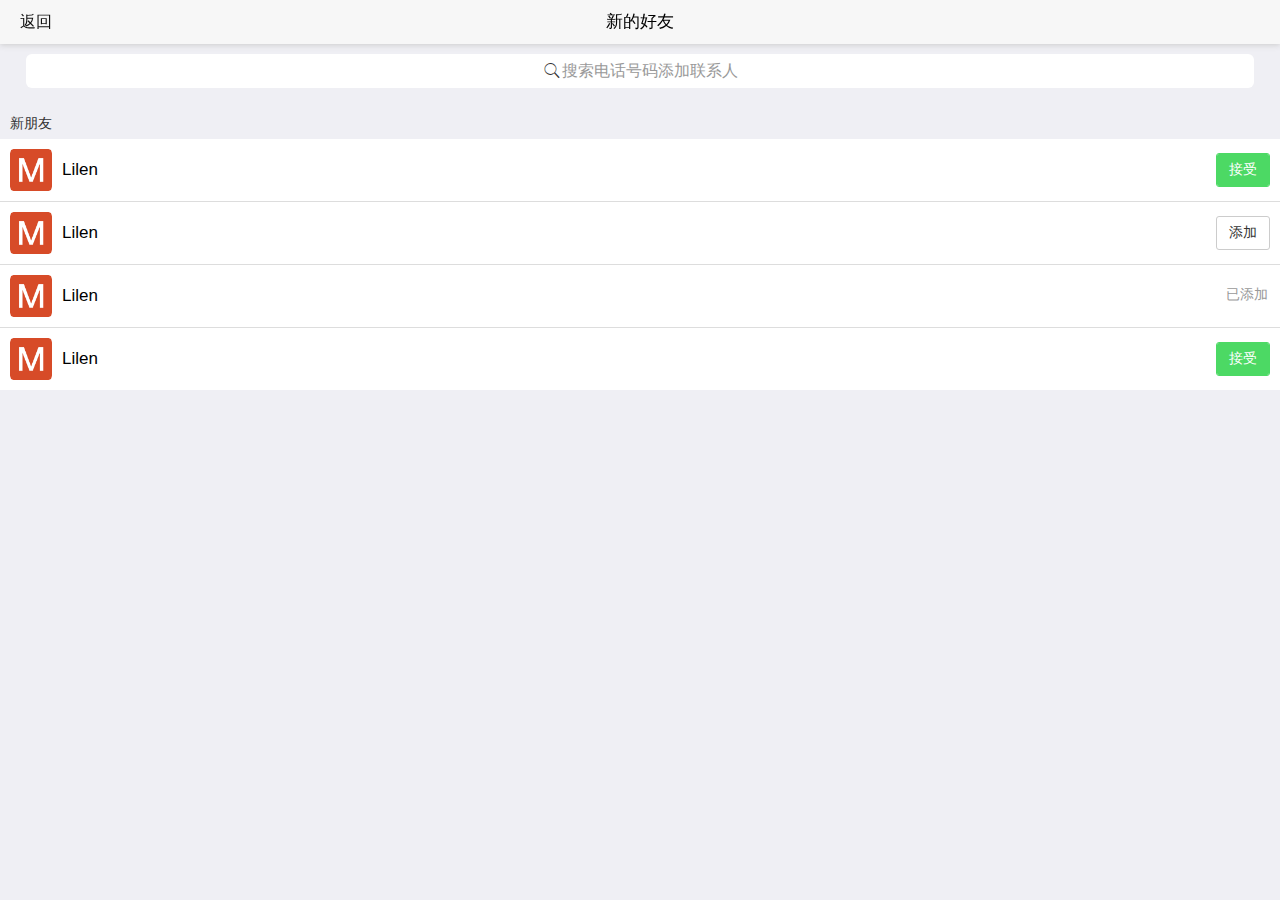
<file: view/new-friend.html>
<!doctype html>
<html>
	<!-- 新朋友 -->
	<head>
		<meta charset="UTF-8">
		<title></title>
		<meta name="viewport" content="width=device-width,initial-scale=1,minimum-scale=1,maximum-scale=1,user-scalable=no" />
		<link href="../css/mui.min.css" rel="stylesheet" />
		<link rel="stylesheet" type="text/css" href="../css/reset.css"/>
		<link rel="stylesheet" type="text/css" href="http://at.alicdn.com/t/font_430355_ioza3q2shghc9pb9.css"/>
		<style>
			/*搜索框*/
			.mui-search{
				width: 96%;
				margin: 10px auto;
				text-align: center;
			}
			input[type='search'] {
				background: #fff;
			}
			.mui-indexed-list-search{
				border-bottom: 0;
			}
			
			dt{
				padding: 0 0px 5px 10px;
				font-size: 14px;
				color: #333;
			}
			
			dd{
				padding: 10px;
				background: #fff;
			}
			dd + dd{
				border-top: 1px solid #ddd;
			}
			img{
				height: 42px;
			}
			.right{
				position: relative;
				padding-left: 10px;
				width: calc(100% - 42px);
				height: 42px;
				line-height: 42px;
			}
			.right .mui-btn{
				position: absolute;
				top: 4px;
				right: 0;
			}
			
			.mui-btn.border-hide{
				padding-right: 2px;
				border: 0 none;
				color: #999;
			}
			
			.mui-btn.border-hide:enabled:active{
				color: #999;
				background: transparent;
			}
		</style>
	</head>

	<body>
		<div class="mui-bar mui-bar-nav">
		     <button type="button" class="mui-left mui-action-back mui-btn  mui-btn-link mui-btn-nav mui-pull-left"
				style="margin-left: 10px;color:#101010;">
				返回
				<!--<span class="mui-icon mui-icon-left-nav"></span>-->
			</button>
			<h1 class="mui-center mui-title">新的好友</h1>
			<a class="mui-pull-right add-friend" 
				style='margin-right:5px;padding-top:12px;height:44px;color:#101010;'>
				<i class="iconfont icon-add-friend"></i>
			</a>
		</div>
		<div class="mui-content">
		    <div class="mui-indexed-list-search mui-input-row mui-search">
				<input type="search" class="mui-input-clear mui-indexed-list-search-input key-hide" placeholder="搜索电话号码添加联系人">
			</div>
			<dl>
				<dt>新朋友</dt>
				<dd class="mui-clearfix">
					<img src="../img/logo.png" alt="" class="mui-pull-left" />
					<div class="right mui-pull-left">
						<span class="nickname">Lilen</span>
						<button type="button" class="mui-btn mui-btn-success">接受</button>
					</div>
				</dd>
				<dd class="mui-clearfix">
					<img src="../img/logo.png" alt="" class="mui-pull-left" />
					<div class="right mui-pull-left">
						<span class="nickname">Lilen</span>
						<button type="button" class="mui-btn">添加</button>
					</div>
				</dd>
				<dd class="mui-clearfix">
					<img src="../img/logo.png" alt="" class="mui-pull-left" />
					<div class="right mui-pull-left">
						<span class="nickname">Lilen</span>
						<button type="button" class="mui-btn border-hide">已添加</button>
					</div>
				</dd>
				<dd class="mui-clearfix">
					<img src="../img/logo.png" alt="" class="mui-pull-left" />
					<div class="right mui-pull-left">
						<span class="nickname">Lilen</span>
						<button type="button" class="mui-btn mui-btn-success">接受</button>
					</div>
				</dd>
			</dl>
		</div>
		<script src="../js/mui.min.js"></script>
		<script type="text/javascript">
			
			void function() {
				mui.init();
				mui.plusReady(function() {
					mui('.add-friend')[0].addEventListener('tap', function() {
						console.log('2')
						mui.openWindow({
							url: 'add-friend.html',
							id: 'add-friend.html',
							styles: {
								
							}
						})
					}, false)
				})
				
			}()
		</script>
	</body>

</html>
</file>
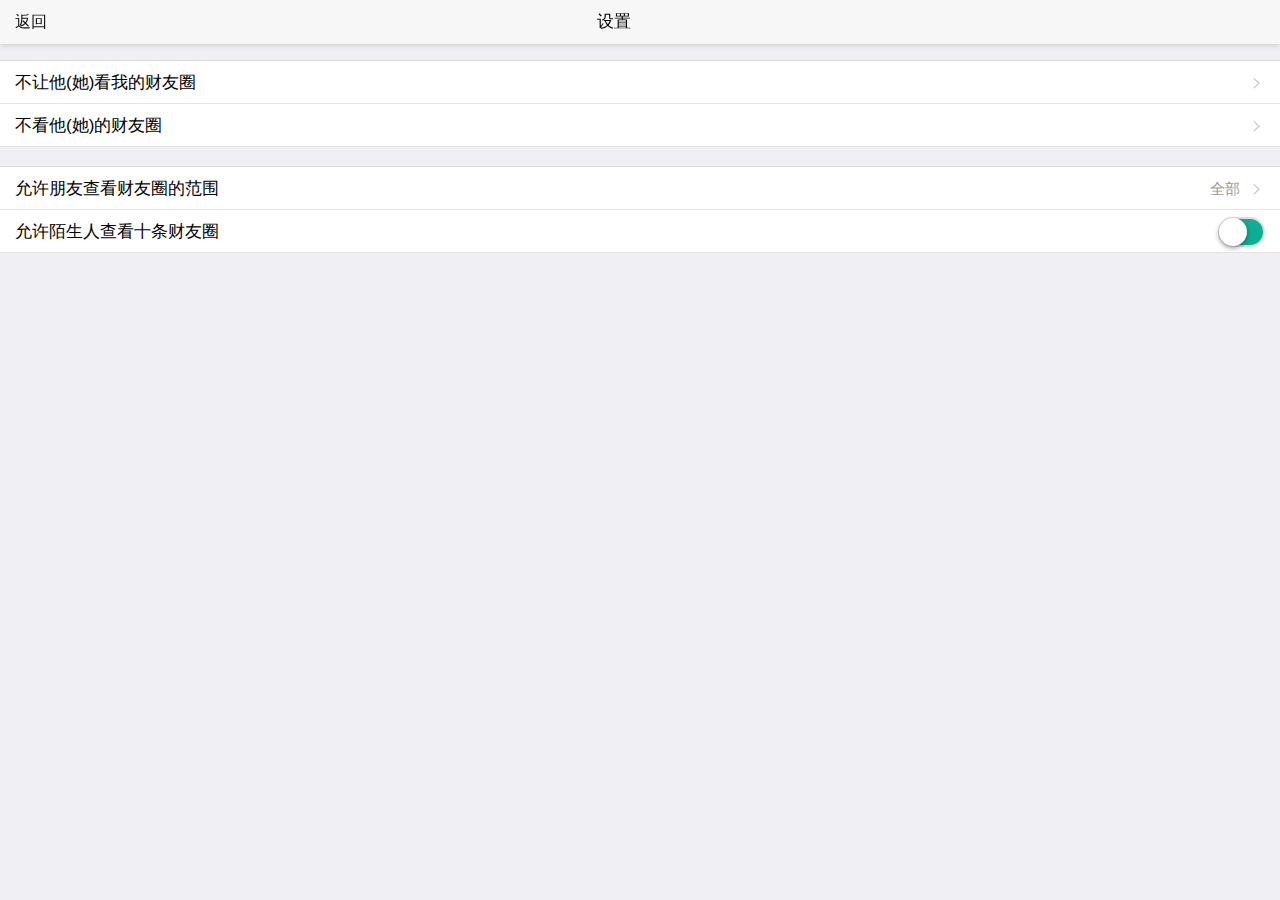
<file: view/setting.html>
<!DOCTYPE html>
<html>

	<head>
		<meta charset="utf-8">
		<title>setting</title>
		<meta name="viewport" content="width=device-width, initial-scale=1,maximum-scale=1,user-scalable=no">
		<meta name="apple-mobile-web-app-capable" content="yes">
		<meta name="apple-mobile-web-app-status-bar-style" content="black">

		<link rel="stylesheet" href="../css/mui.min.css">
		<link rel="stylesheet" type="text/css" href="../css/feedback.css" />
		<style>
			html,
			body {
				background-color: #efeff4;
			}
			.mui-views,
			.mui-view,
			.mui-pages,
			.mui-page,
			.mui-page-content {
				position: absolute;
				left: 0;
				right: 0;
				top: 0;
				bottom: 0;
				width: 100%;
				height: 100%;
				background-color: #efeff4;
			}
			.mui-pages {
				top: 46px;
				height: auto;
			}
			.mui-scroll-wrapper,
			.mui-scroll {
				background-color: #efeff4;
			}
			.mui-page.mui-transitioning {
				-webkit-transition: -webkit-transform 300ms ease;
				transition: transform 300ms ease;
			}
			.mui-page-left {
				-webkit-transform: translate3d(0, 0, 0);
				transform: translate3d(0, 0, 0);
			}
			.mui-ios .mui-page-left {
				-webkit-transform: translate3d(-20%, 0, 0);
				transform: translate3d(-20%, 0, 0);
			}
			.mui-navbar {
				position: fixed;
				right: 0;
				left: 0;
				z-index: 10;
				height: 44px;
				background-color: #f7f7f8;
			}
			.mui-navbar .mui-bar {
				position: absolute;
				background: transparent;
				text-align: center;
			}
			.mui-android .mui-navbar-inner.mui-navbar-left {
				opacity: 0;
			}
			.mui-ios .mui-navbar-left .mui-left,
			.mui-ios .mui-navbar-left .mui-center,
			.mui-ios .mui-navbar-left .mui-right {
				opacity: 0;
			}
			.mui-navbar .mui-btn-nav {
				-webkit-transition: none;
				transition: none;
				-webkit-transition-duration: .0s;
				transition-duration: .0s;
			}
			.mui-navbar .mui-bar .mui-title {
				display: inline-block;
				width: auto;
			}
			.mui-page-shadow {
				position: absolute;
				right: 100%;
				top: 0;
				width: 16px;
				height: 100%;
				z-index: -1;
				content: '';
			}
			.mui-page-shadow {
				background: -webkit-linear-gradient(left, rgba(0, 0, 0, 0) 0, rgba(0, 0, 0, 0) 10%, rgba(0, 0, 0, .01) 50%, rgba(0, 0, 0, .2) 100%);
				background: linear-gradient(to right, rgba(0, 0, 0, 0) 0, rgba(0, 0, 0, 0) 10%, rgba(0, 0, 0, .01) 50%, rgba(0, 0, 0, .2) 100%);
			}
			.mui-navbar-inner.mui-transitioning,
			.mui-navbar-inner .mui-transitioning {
				-webkit-transition: opacity 300ms ease, -webkit-transform 300ms ease;
				transition: opacity 300ms ease, transform 300ms ease;
			}
			.mui-page {
				display: none;
			}
			.mui-pages .mui-page {
				display: block;
			}
			.mui-page .mui-table-view:first-child {
				margin-top: 15px;
			}
			.mui-page .mui-table-view:last-child {
				margin-bottom: 30px;
			}
			.mui-table-view {
				margin-top: 20px;
			}
			
			.mui-table-view span.mui-pull-right {
				color: #999;
			}
			.mui-table-view-divider {
				background-color: #efeff4;
				font-size: 14px;
			}
			.mui-table-view-divider:before,
			.mui-table-view-divider:after {
				height: 0;
			}
			.head {
				height: 40px;
			}
			#head {
				line-height: 40px;
			}
			.head-img {
				width: 40px;
				height: 40px;
			}
			#head-img1 {
				position: absolute;
				bottom: 10px;
				right: 40px;
				width: 40px;
				height: 40px;
			}
			.update {
				font-style: normal;
				color: #999999;
				margin-right: -25px;
				font-size: 15px
			}
			.mui-fullscreen {
				position: fixed;
				z-index: 20;
				background-color: #000;
			}
			.mui-ios .mui-navbar .mui-bar .mui-title {
				position: static;
			}
			/*问题反馈在setting页面单独的css*/
			#feedback .mui-popover{
				position: fixed;
			}
			#feedback .mui-table-view:last-child {
			    margin-bottom: 0px;
			}
			#feedback .mui-table-view:first-child {
			    margin-top: 0px;
			}
			/*问题反馈在setting页面单独的css==end*/
			
			
			/*成员图像*/
			.mem-img{
				display: inline-block;
				vertical-align: top;
				margin-bottom: 20px;
				width: 20%;
				text-align: center;
			}
			
			.mem-img .nickname{
				display: block;
				margin-top: -6px;
				font-size: 14px;;
			}
			
			/*下边框铺满整个屏幕*/
			.mui-table-view-cell:after{
				left: 0;
			}
			
			/* 开关背景色*/
			.mui-switch{
				background: #0CAF93;
			}
			
			/*头部按钮*/
			.mui-bar .mui-btn-link{
				padding: 0 10px;
				color:#101010;
			}
			
			/*减号*/
			.del-icon{
				display: inline-block;
				width: 26px;
				height: 2px;
				background: #666;
			}

			/*选中打勾样式*/
			i.select-show{
				display: none;
				margin-right: -50px;
				color: #1484ff;
			}	
			.tiem-range>span{
				display: inline-block;
				height: 24px;
				line-height: 24px;
			}
			.select-item>i.select-show{
				display: block;
			}		
			/*.mui-navigate-right:after, .mui-push-right:after{
				content: '\e472';
				font-size: 16px;
				color: #1484FF;
			}*/
		</style>

	</head>

	<body class="mui-fullscreen">
		<!--页面主结构开始-->
		<div id="app" class="mui-views">
			<div class="mui-view">
				<div class="mui-navbar">
				</div>
				<div class="mui-pages">
				</div>
			</div>
		</div>
		<!--页面主结构结束-->
		
		<!--单页面开始-->
		<div id="setting" class="mui-page">
			<!--页面标题栏开始-->
			<div class="mui-navbar-inner mui-bar mui-bar-nav">
				<button type="button" class="mui-left mui-action-back mui-btn  mui-btn-link mui-btn-nav mui-pull-left">
					返回
				</button>
				<h1 class="mui-center mui-title">设置</h1>
			</div>
			<!--页面标题栏结束-->
			<!--页面主内容区开始-->
			<div class="mui-page-content">
				<div class="mui-scroll-wrapper">
					<div class="mui-scroll">
						
						<ul class="mui-table-view mui-table-view-chevron">
							<li class="mui-table-view-cell">
								<a href="#notifications" class="mui-navigate-right">不让他(她)看我的财友圈<i class="mui-pull-right update"></i></a>
							</li>
							<li class="mui-table-view-cell">
								<a href="#notifications" class="mui-navigate-right">不看他(她)的财友圈</a>
							</li>
						</ul>
						<ul class="mui-table-view mui-table-view-chevron">
							<li class="mui-table-view-cell">
								<a href="#account" class="mui-navigate-right">
									允许朋友查看财友圈的范围
									<i class="mui-pull-right update">全部</i>
								</a>
							</li>
							<li class="mui-table-view-cell">
								<a class="mui-navigate-right">允许陌生人查看十条财友圈</a>
								<div class="mui-switch mui-switch-mini">
									<div class="mui-switch-handle"></div>
								</div>
							</li>
						</ul>
					</div>
				</div>
			</div>
			<!--页面主内容区结束-->
		</div>
		<!--单页面结束-->
		<div id="account" class="mui-page">
			<div class="mui-navbar-inner mui-bar mui-bar-nav">
				<button type="button" class="mui-left mui-action-back mui-btn  mui-btn-link mui-btn-nav mui-pull-left">
					取消
				</button>
				<h1 class="mui-center mui-title">允许朋友查看财友圈范围</h1>
				<button type="button" class="mui-btn  mui-btn-link mui-btn-nav mui-pull-right">
					完成
				</button>
			</div>
			<div class="mui-page-content">
				<ul class="mui-table-view mui-table-view-chevron">
					<li class="mui-table-view-cell tiem-range">
						<span>最近三天</span>		
						<i class="mui-icon mui-icon-checkmarkempty mui-pull-right select-show"></i>
					</li>
					<li class="mui-table-view-cell tiem-range">
						<span>最近半年</span>
						<i class="mui-icon mui-icon-checkmarkempty mui-pull-right select-show"></i>
					</li>
					<li class="mui-table-view-cell tiem-range select-item">
						<span>全部</span>
						<i class="mui-icon mui-icon-checkmarkempty mui-pull-right select-show"></i>
					</li>
				</ul>
				<div class="tip-text" style="padding:20px 26px;text-align: center;font-size: 14px;color: #999;">
					在该时间范围之前发布的朋友圈，将对朋友不可见
				</div>
			</div>
		</div>
		
		<div id="notifications" class="mui-page">
			<div class="mui-navbar-inner mui-bar mui-bar-nav">
				<button type="button" class="mui-left mui-action-back mui-btn  mui-btn-link mui-btn-nav mui-pull-left">
					取消
				</button>
				<h1 class="mui-center mui-title">不让他(她)看我的财友圈</h1>
				<button type="button" class="mui-btn  mui-btn-link mui-btn-nav mui-pull-right">
					完成
				</button>
			</div>
			<div class="mui-page-content">
				<ul class="mui-table-view mui-table-view-chevron" style='margin-top:0;font-size: 0;padding:20px 10px 0;'>
					
					<li class='mem-img'>
						<img src="../img/logo.png" alt="" width='50' height="50"/>
						<span  class="nickname">阿粉</span>
					</li>
					<li class='mem-img'>
						<img src="../img/logo.png" alt="" width='50' height="50"/>
						<span  class="nickname">阿粉</span>
					</li>
					<li class='mem-img'>
						<div class="add-mem" 
							style='width:50px;height:50px;margin:0 auto;line-height: 48px;text-align: center;border:1px solid #bbb;border-radius:5px;'>
							<span class="mui-icon mui-icon mui-icon-plusempty" 
								style='color: #666;font-size: 50px;'></span>
						</div>
					</li>
					
					<li class='mem-img'>
						<div class="del-mem" 
							style='width:50px;height:50px;margin:0 auto;line-height: 48px;text-align: center;border:1px solid #bbb;border-radius:5px;'>
							<span class="del-icon"></span>
						</div>
					</li>
				</ul>
				<div class="tip-text" style="padding:20px 26px;text-align: center;font-size: 14px;color: #999;">
					把通讯录的某个朋友放到这里，选择“公开”这个可见范围发照片他(她)将无法看到。
				</div>
			</div>
		</div>
	</body>
	<script src="../js/zepto.min.js"></script> 
	<script src="../js/mui.min.js"></script> 
	<script src="../js/mui.view.js"></script>
	<!--<script src='../js/feedback.js'></script>-->
	<script>
		mui.init();
		
		//初始化单页view
		var viewApi = mui('#app').view({
			defaultPage: '#setting'
		});
		
		//初始化单页的区域滚动
		mui('.mui-scroll-wrapper').scroll();
		//分享操作
		
		// 选择朋友查看朋友圈时间范围
		$('.tiem-range').on('click', function() {
			$(this).addClass('select-item')
			.siblings().removeClass('select-item')
		})
		
		mui.plusReady(function() {

		});
		
		var view = viewApi.view;
		(function($) {
			//处理view的后退与webview后退
			var oldBack = $.back;
			$.back = function() {
				if (viewApi.canBack()) { //如果view可以后退，则执行view的后退
					viewApi.back();
				} else { //执行webview后退
					oldBack();
				}
			};
			//监听页面切换事件方案1,通过view元素监听所有页面切换事件，目前提供pageBeforeShow|pageShow|pageBeforeBack|pageBack四种事件(before事件为动画开始前触发)
			//第一个参数为事件名称，第二个参数为事件回调，其中e.detail.page为当前页面的html对象
			view.addEventListener('pageBeforeShow', function(e) {
//								console.log(e.detail.page.id + ' beforeShow');
			});
			view.addEventListener('pageShow', function(e) {
//								console.log(e.detail.page.id + ' show');
			});
			view.addEventListener('pageBeforeBack', function(e) {
//								console.log(e.detail.page.id + ' beforeBack');
			});
			view.addEventListener('pageBack', function(e) {
//								console.log(e.detail.page.id + ' back');
			});
		})(mui);
	</script>

</html>
</file>
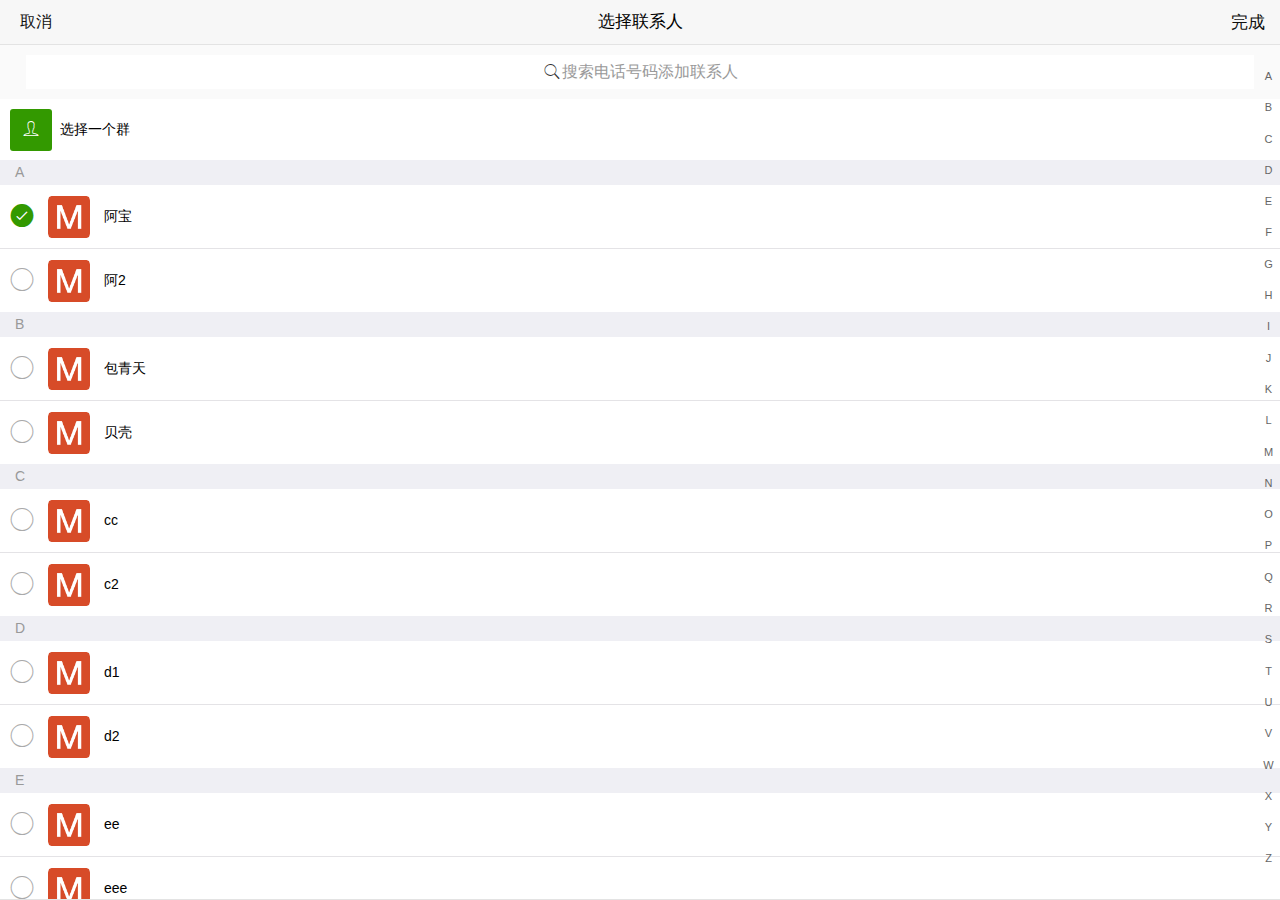
<file: view/smagc.html>
<!doctype html>
<html>
	<!-- 选择好友添加群聊  文件名是单词首字母 s:select, m:member, a:add, g:group, c:chat-->
	
	<head>
		<meta charset="UTF-8">
		<title></title>
		<meta name="viewport" content="width=device-width,initial-scale=1,minimum-scale=1,maximum-scale=1,user-scalable=no" />
		<link href="../css/mui.min.css" rel="stylesheet" />
		<link href="../css/mui.indexedlist.css" rel="stylesheet" />
		<link rel="stylesheet" type="text/css" href="../css/reset.css"/>
		<style>
			html,
			body {
				height: 100%;
				overflow: hidden;
			}
			.mui-content{
				font-size: 14px;				
			}
			/*搜索框*/
			.mui-search{
				width: 96%;
				margin: 15px auto 0;
				text-align: center;
			}
			input[type='search'] {
				background: #fff;
			}
			
			.select-group{
				padding: 10px;
				/*font-size: 0;*/
				background: #fff;
			}
			.select-group .icon-box{
				display: inline-block;
				vertical-align: middle;
				margin-right: 8px;
				width: 42px;
				height: 42px;
				text-align: center;
				line-height: 42px;
				border-radius: 3px;
				background: #339900;
			}
			.select-group .icon-box .mui-icon{
				color: #fff;
			}
			
			/*联系人昵称*/
			.name-wrap{
				line-height: 42px;
			}
			
			/*联系人头像*/
			.contact-img{
				vertical-align: middle;
				margin-right: 10px;
				width: 42px;
				height: 42px;
			}
			
			/* 上边框 */
			.mui-table-view:before{
				height: 0;
			}
			/*字母索引*/
			.mui-indexed-list-bar{
				margin: auto;
				top: 0px;
				bottom: 0;
				background: transparent;
			}
			.mui-indexed-list-bar a{
				color: #666;
			}
			
			
			/*dt.index{
				padding: 0px 15px;
				background-color: rgb(240, 240, 242);

			}*/
			
			.mui-table-view-cell{
				padding: 0;
			}
			
			.mui-table-view-divider{
				padding: 2px 15px;
				background: #EFEFF4;
			} 
			.mui-table-view-divider:before,
			.mui-table-view-divider:after{
				height: 0;
			}
			/*下边框铺满整个屏幕*/
			.mui-table-view-cell:after{
				left: 0;
			}
			/*搜索框*/
			.mui-search{
				width: 96%;
				margin: 10px auto;
				text-align: center;
			}
			input[type='search'] {
				background: #fff;
			}
			.mui-indexed-list-search{
				border-bottom: 0;
			}
			
			.mui-table-view .mui-media-object {
			    line-height: 32px;
			    max-width: 32px;
			    height: 32px;
			}
			
			/*label标签*/
			.mui-checkbox.mui-left label{
				padding-left: 48px;
			}
			.mui-checkbox input[type=checkbox]:checked:before{
			    color: #339900;
			}
		</style>
	</head>

	<body>
		<div class="mui-bar mui-bar-nav" style='box-shadow:0 0 0'>
		    <button type="button" class="mui-left mui-action-back mui-btn  mui-btn-link mui-btn-nav mui-pull-left"
				style="margin-left: 10px;color:#101010;">
				取消
				<!--<span class="mui-icon mui-icon-left-nav"></span>-->
			</button>
			<h1 class="mui-center mui-title">选择联系人</h1>
			<a class="mui-pull-right" style='margin-right:5px;padding-top:12px;height:44px;color:#101010;'>
				完成
			</a>
		</div>
		<div class="mui-content">
			<div id="mem-list" class="mui-indexed-list">
				<div class="mui-indexed-list-bar" style='z-index: 16;'>
					<a>A</a>
					<a>B</a>
					<a>C</a>
					<a>D</a>
					<a>E</a>
					<a>F</a>
					<a>G</a>
					<a>H</a>
					<a>I</a>
					<a>J</a>
					<a>K</a>
					<a>L</a>
					<a>M</a>
					<a>N</a>
					<a>O</a>
					<a>P</a>
					<a>Q</a>
					<a>R</a>
					<a>S</a>
					<a>T</a>
					<a>U</a>
					<a>V</a>
					<a>W</a>
					<a>X</a>
					<a>Y</a>
					<a>Z</a>
				</div>
			    <div class="mui-indexed-list-alert"></div>
			    
			    <div class="mui-indexed-list-inner">
			    	<div class="mui-indexed-list-empty-alert">没有数据</div>
			    	<div class="mui-indexed-list-search mui-input-row mui-search">
						<input type="search" class="mui-input-clear mui-indexed-list-search-input key-hide" placeholder="搜索电话号码添加联系人">
					</div>
					<div class="select-group">
						<span class="icon-box">
							<i class="mui-icon mui-icon-person"></i>
						</span>选择一个群
					</div>
					
					<dl class="mui-table-view">
						<dt data-group="A" class="mui-table-view-divider mui-indexed-list-group">A</dt>
						<dd class="mui-table-view-cell mui-media">
							<div class="mui-input-row mui-checkbox mui-left">
							 	<label for=''>
							 		<img class="contact-img" src="../img/logo.png" alt="" />
						            <span class="nickname">阿宝</span>
							  	</label>
							  	<input name="checkbox1" value="memid" type="checkbox" checked style='left:8px;top:16px;' />
							</div>
						</dd>
						<dd class="mui-table-view-cell mui-media">
							<div class="mui-input-row mui-checkbox mui-left">
							 	<label for=''>
							 		<img class="contact-img" src="../img/logo.png" alt="" />
						            <span class="nickname">阿2</span>
							  	</label>
							  	<input name="checkbox1" type="checkbox" style='left:8px;top:16px;' />
							</div>
						</dd>
						<dt data-group="B" class="mui-table-view-divider mui-indexed-list-group">B</dt>
						<dd class="mui-table-view-cell mui-media">
							<div class="mui-input-row mui-checkbox mui-left">
							 	<label for=''>
							 		<img class="contact-img" src="../img/logo.png" alt="" />
						            <span class="nickname">包青天</span>
							  	</label>
							  	<input name="checkbox1" type="checkbox" style='left:8px;top:16px;' />
							</div>
						</dd>
						<dd class="mui-table-view-cell mui-media">
							<div class="mui-input-row mui-checkbox mui-left">
							 	<label for=''>
							 		<img class="contact-img" src="../img/logo.png" alt="" />
						            <span class="nickname">贝壳</span>
							  	</label>
							  	<input name="checkbox1" type="checkbox" style='left:8px;top:16px;' />
							</div>
						</dd>
						<dt data-group="C" class="mui-table-view-divider mui-indexed-list-group">C</dt>
						<dd class="mui-table-view-cell mui-media">
							<div class="mui-input-row mui-checkbox mui-left">
							 	<label for=''>
							 		<img class="contact-img" src="../img/logo.png" alt="" />
						            <span class="nickname">cc</span>
							  	</label>
							  	<input name="checkbox1" type="checkbox" style='left:8px;top:16px;' />
							</div>
						</dd>
						<dd class="mui-table-view-cell mui-media">
							<div class="mui-input-row mui-checkbox mui-left">
							 	<label>
							 		<img class="contact-img" src="../img/logo.png" alt="" />
						            <span class="nickname">c2</span>
							  	</label>
							  	<input name="checkbox1" type="checkbox" style='left:8px;top:16px;' />
							</div>
						</dd>
						<dt data-group="D" class="mui-table-view-divider mui-indexed-list-group">D</dt>
						<dd class="mui-table-view-cell mui-media">
							<div class="mui-input-row mui-checkbox mui-left">
							 	<label>
							 		<img class="contact-img" src="../img/logo.png" alt="" />
						            <span class="nickname">d1</span>
							  	</label>
							  	<input name="checkbox1" type="checkbox" style='left:8px;top:16px;' />
							</div>
						</dd>
						<dd class="mui-table-view-cell mui-media">
							<div class="mui-input-row mui-checkbox mui-left">
							 	<label>
							 		<img class="contact-img" src="../img/logo.png" alt="" />
						            <span class="nickname">d2</span>
							  	</label>
							  	<input name="checkbox1" type="checkbox" style='left:8px;top:16px;' />
							</div>
						</dd>
						<dt data-group="E" class="mui-table-view-divider mui-indexed-list-group">E</dt>
						<dd class="mui-table-view-cell mui-media">
							<div class="mui-input-row mui-checkbox mui-left">
							 	<label for=''>
							 		<img class="contact-img" src="../img/logo.png" alt="" />
						            <span class="nickname">ee</span>
							  	</label>
							  	<input name="checkbox1" id='' type="checkbox" style='left:8px;top:16px;' />
							</div>
						</dd>
						<dd class="mui-table-view-cell mui-media">
							<div class="mui-input-row mui-checkbox mui-left">
							 	<label for=''>
							 		<img class="contact-img" src="../img/logo.png" alt="" />
						            <span class="nickname">eee</span>
							  	</label>
							  	<input name="checkbox1" id='' type="checkbox" style='left:8px;top:16px;' />
							</div>
						</dd>
						<dt data-group="F" class="mui-table-view-divider mui-indexed-list-group">F</dt>
						<dd class="mui-table-view-cell mui-media">
							<div class="mui-input-row mui-checkbox mui-left">
							 	<label for=''>
							 		<img class="contact-img" src="../img/logo.png" alt="" />
						            <span class="nickname">f</span>
							  	</label>
							  	<input name="checkbox1" id='' type="checkbox" style='left:8px;top:16px;' />
							</div>
						</dd>
						<dd class="mui-table-view-cell mui-media">
							<div class="mui-input-row mui-checkbox mui-left">
							 	<label for=''>
							 		<img class="contact-img" src="../img/logo.png" alt="" />
						            <span class="nickname">ff</span>
							  	</label>
							  	<input name="checkbox1" id='' type="checkbox" style='left:8px;top:16px;' />
							</div>
						</dd>
						<dd class="mui-table-view-cell mui-media">
							<div class="mui-input-row mui-checkbox mui-left">
							 	<label for=''>
							 		<img class="contact-img" src="../img/logo.png" alt="" />
						            <span class="nickname">f</span>
							  	</label>
							  	<input name="checkbox1" id='' type="checkbox" style='left:8px;top:16px;' />
							</div>
						</dd>
						<dd class="mui-table-view-cell mui-media">
							<div class="mui-input-row mui-checkbox mui-left">
							 	<label for=''>
							 		<img class="contact-img" src="../img/logo.png" alt="" />
						            <span class="nickname">ff</span>
							  	</label>
							  	<input name="checkbox1" id='' type="checkbox" style='left:8px;top:16px;' />
							</div>
						</dd>
						<dd class="mui-table-view-cell mui-media">
							<div class="mui-input-row mui-checkbox mui-left">
							 	<label for=''>
							 		<img class="contact-img" src="../img/logo.png" alt="" />
						            <span class="nickname">f</span>
							  	</label>
							  	<input name="checkbox1" id='' type="checkbox" style='left:8px;top:16px;' />
							</div>
						</dd>
						<dd class="mui-table-view-cell mui-media">
							<div class="mui-input-row mui-checkbox mui-left">
							 	<label for=''>
							 		<img class="contact-img" src="../img/logo.png" alt="" />
						            <span class="nickname">ff</span>
							  	</label>
							  	<input name="checkbox1" id='' type="checkbox" style='left:8px;top:16px;' />
							</div>
						</dd>
						<dd class="mui-table-view-cell mui-media">
							<div class="mui-input-row mui-checkbox mui-left">
							 	<label for=''>
							 		<img class="contact-img" src="../img/logo.png" alt="" />
						            <span class="nickname">f</span>
							  	</label>
							  	<input name="checkbox1" id='' type="checkbox" style='left:8px;top:16px;' />
							</div>
						</dd>
						<dd class="mui-table-view-cell mui-media">
							<div class="mui-input-row mui-checkbox mui-left">
							 	<label for=''>
							 		<img class="contact-img" src="../img/logo.png" alt="" />
						            <span class="nickname">ff</span>
							  	</label>
							  	<input name="checkbox1" id='' type="checkbox" style='left:8px;top:16px;' />
							</div>
						</dd>
					</dl>
			    </div>
			    
				
			</div>
		</div>
		<script src="../js/mui.min.js"></script>
		<script src="../js/zepto.min.js" type="text/javascript" charset="utf-8"></script>
		<script src="../js/mui.indexedlist.js"></script>
		<script type="text/javascript">
			void function(doc) {
				mui.init()
				mui.plusReady(function() {
					mui('.select-group')[0].addEventListener('tap', function() {
						mui.openWindow({
							url: 'group-list.html',
							id: 'group-list.html'
						})
					})
				})
				
				mui.ready(function() {
					var header = doc.querySelector('div.mui-bar');
					var memList = doc.getElementById('mem-list');
					//calc hieght
					memList.style.height = (doc.body.offsetHeight - header.offsetHeight) + 'px';
					//create
					window.indexedList = new mui.IndexedList(memList);
					
					// 改写scrollTo
					window.indexedList.scrollTo = function(group) {
						var self = this;
						var groupElement = self.el.inner.querySelector('[data-group="' + group + '"]');
						if (!groupElement || (self.hiddenGroups && self.hiddenGroups.indexOf(groupElement) > -1)) {
							return;
						}
						self.el.inner.scrollTop = groupElement.offsetTop + 116;
					}
				});
				
				$('.key-hide').focus(function() {
					$('.mui-indexed-list-bar').css('display', 'none')
				}).blur(function() {
					$('.mui-indexed-list-bar').css('display', 'table')
				})
			}(document)
			
		</script>
	</body>

</html>
</file>
<file: css/mui.indexedlist.css>
.mui-indexed-list {
	position: relative;
	border-top: solid 1px #e3e3e3;
	border-bottom: solid 1px #e3e3e3;
	overflow: hidden;
	background-color: #fafafa;
	height: 300px;
	cursor: default;
}
.mui-indexed-list-inner {
	margin: 0px;
	padding: 0px;
	overflow-y: auto;
	border: none;
}
.mui-indexed-list-inner::-webkit-scrollbar {
	width: 0px;
	height: 0px;
	visibility: hidden;
}
.mui-indexed-list-empty-alert,
.mui-indexed-list-inner.empty ul {
	display: none;
}
.mui-indexed-list-inner.empty .mui-indexed-list-empty-alert {
	display: block;
}
.mui-indexed-list-empty-alert {
	padding: 30px 15px;
	text-align: center;
	color: #ccc;
	padding-right: 45px;
}
.mui-ios .mui-indexed-list-inner {
	width: calc(100% + 10px);
}
.mui-indexed-list-group,
.mui-indexed-list-item {
	padding-right: 45px;
}
.mui-ios .mui-indexed-list-group,
.mui-ios .mui-indexed-list-item,
.mui-ios .mui-indexed-list-empty-alert {
	padding-right: 55px;
}
.mui-indexed-list-group {
	background-color: #f7f7f7;
}
.mui-indexed-list-group {
	padding-top: 3px;
	padding-bottom: 3px;
}
.mui-indexed-list-search {
	border-bottom: solid 1px #e3e3e3;
	z-index: 15;
}
.mui-indexed-list-search.mui-search:before {
	margin-top: -10px;
}
.mui-indexed-list-search input {
	border-radius: 0px;
	margin: 0px;
	background-color: #fafafa;
}
.mui-indexed-list-bar {
	width: 23px;
	background-color: lightgrey;
	position: absolute;
	height: 100%;
	z-index: 10;
	right: 0px;
	-webkit-transition: .2s;
}
.mui-indexed-list-bar a {
	display: block;
	text-align: center;
	font-size: 11px;
	padding: 0px;
	margin: 0px;
	line-height: 15px;
	color: #aaa;
}
.mui-indexed-list-bar.active {
	background-color: rgb(200,200,200);
}
.mui-indexed-list-bar.active a {
	color: #333;
}
.mui-indexed-list-bar.active a.active {
	color: #007aff;
}
.mui-indexed-list-alert {
	position: absolute;
	z-index: 20;
	background-color: rgba(0, 0, 0, 0.5);
	width: 80px;
	height: 80px;
	left: 50%;
	top: 50%;
	margin-left: -40px;
	margin-top: -40px;
	border-radius: 40px;
	text-align: center;
	line-height: 80px;
	font-size: 35px;
	color: #fff;
	display: none;
	-webkit-transition: .2s;
}
.mui-indexed-list-alert.active {
	display: block;
}
</file>
<file: css/feedback.css>
/*!
 * ======================================================
 * FeedBack Template For MUI (http://dev.dcloud.net.cn/mui)
 * =======================================================
 * @version:1.0.0
 * @author:cuihongbao@dcloud.io
 */

.feedback body {
	background-color: #EFEFF4;
}
.feedback input,
.feedback textarea {
	border: none !important;
}
.feedback textarea {
	height: 100px;
	margin-bottom: 0 !important;
	padding-bottom: 0 !important;
}
.feedback .row {
	width: 100%;
	background-color: #fff;
}
.feedback p {
	padding: 10px 15px 0;
}
/*.feedback button#submit { 
	width: 90%;
	height: 46px;
	left: 50%;
	-webkit-transform: translate(-50%);
}*/

input::-webkit-input-placeholder,textarea::-webkit-input-placeholder{
	font-size: 14px;
}

.feedback .hidden {
	display: none;
}
.feedback .image-list {
	width: 100%;
	height: 85px;
	background-size: cover;
	padding: 10px 10px;
	overflow: hidden;
}
.feedback .image-item {
	width: 65px;
	height: 65px;
	/*background-image: url(../images/iconfont-tianjia.png);*/
	background-size: 100% 100%;
	display: inline-block;
	position: relative;
	border-radius: 5px;
	margin-right: 10px;
	margin-bottom: 10px;
	border: solid 1px #e8e8e8;
	vertical-align: top;
}
.feedback .image-item .file {
	position: absolute;
	left: 0px;
	top: 0px;
	width: 100%;
	height: 100%;
	opacity: 0;
	cursor: pointer;
	z-index: 0;
}
.feedback .image-item.space {
	border: none;
}
.feedback .image-item .image-close {
	position: absolute;
	display: inline-block;
	right: -6px;
	top: -6px;
	width: 20px;
	height: 20px;
	text-align: center;
	line-height: 20px;
	border-radius: 12px;
	background-color: #FF5053;
	color: #f3f3f3;
	border: solid 1px #FF5053;
	font-size: 9px;
	font-weight: 200;
	z-index: 1;
}
.feedback .image-item .image-up{
	height: 65px;
	width: 65px;
	border-radius: 10px;
	line-height: 65px;
	border: 1px solid #ccc;
	color: #ccc; 
	display: inline-block;
	text-align: center;
}
.feedback .image-item .image-up:after{
	font-family: "微软雅黑";
	content: '+';
	font-size: 60px;
}
.feedback .image-item.space .image-close {
	display: none;
}
.feedback .mui-inline{
	vertical-align: bottom;
	font-size: 14px;
	color: #8f8f94;
}
.mui-icon-star{
	color: #B5B5B5;
	font-size: 22px;
}
.mui-icon-star-filled{
	color: #FFB400;
	font-size: 22px;
} 
.mui-popover {
	height: 180px;
}
.stream{
	display: none;
}
.mui-plus-stream .stream{
	display: block;
}
</file>
